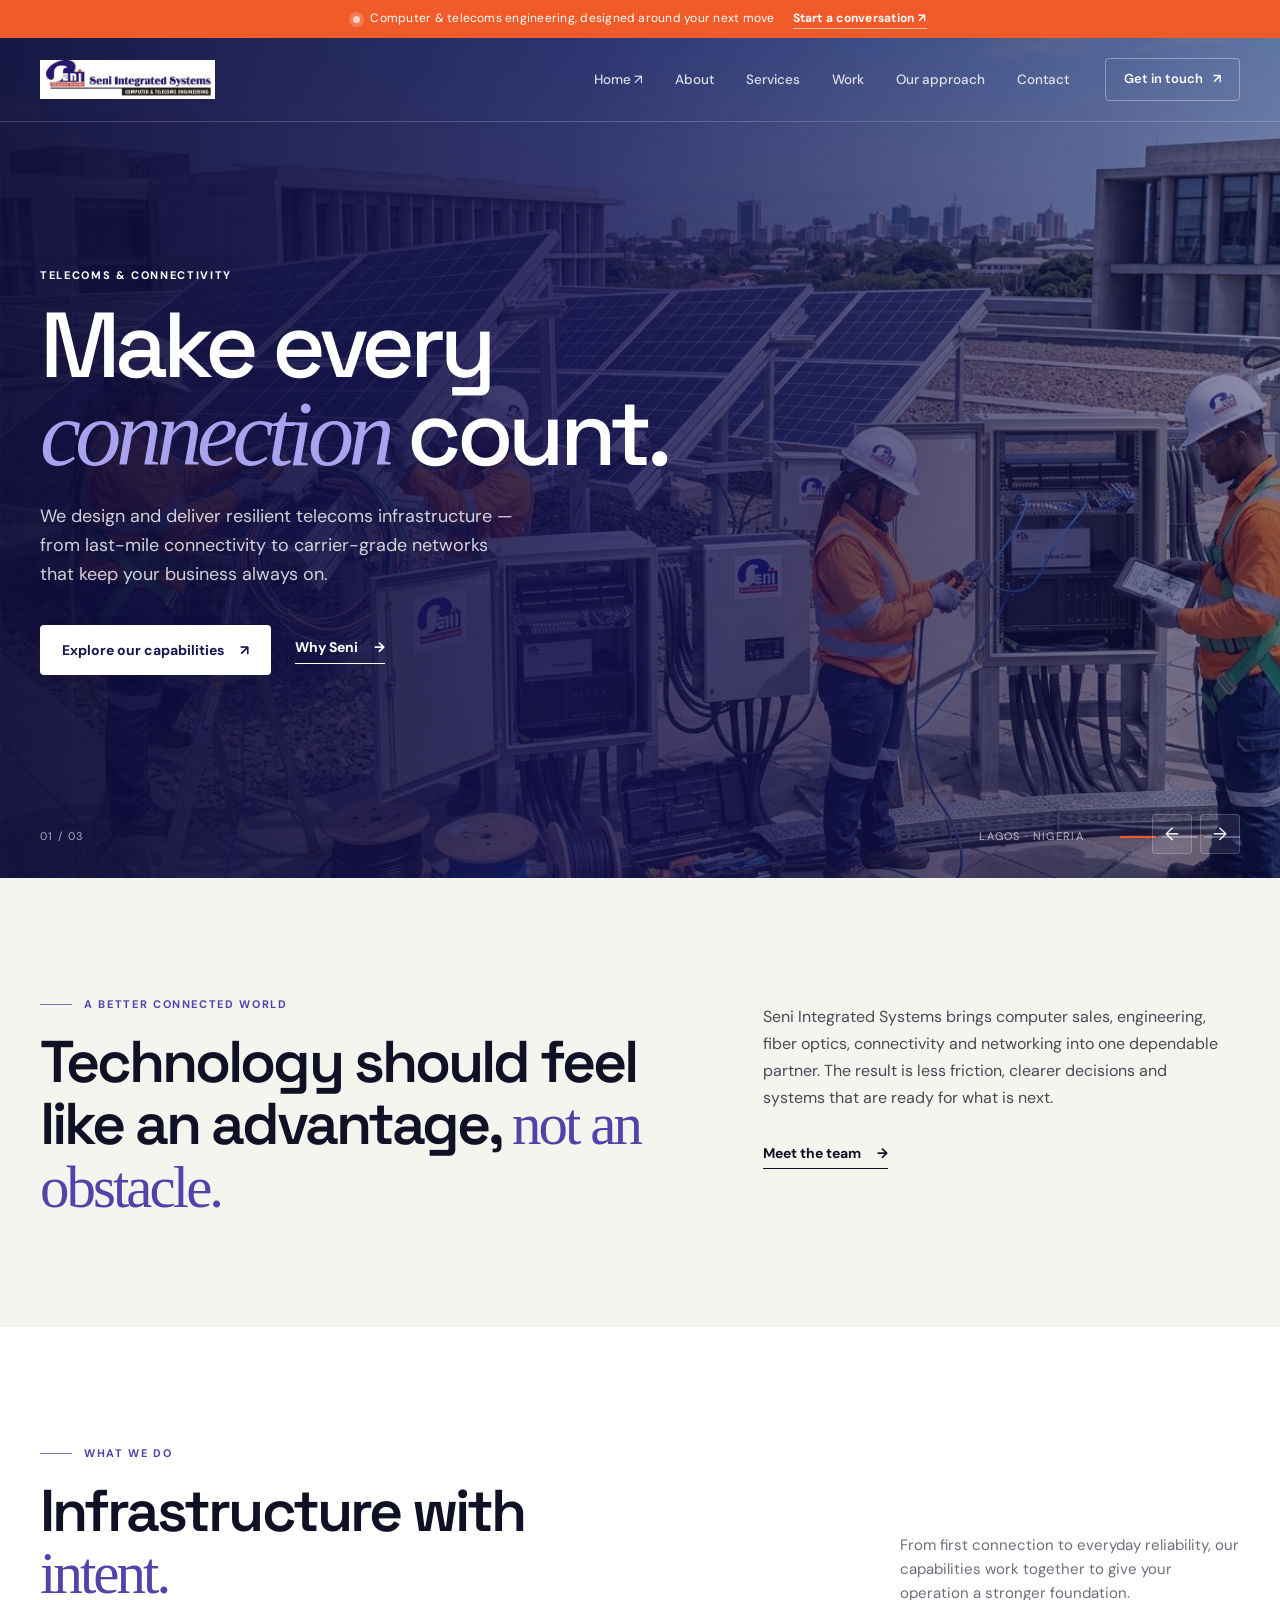
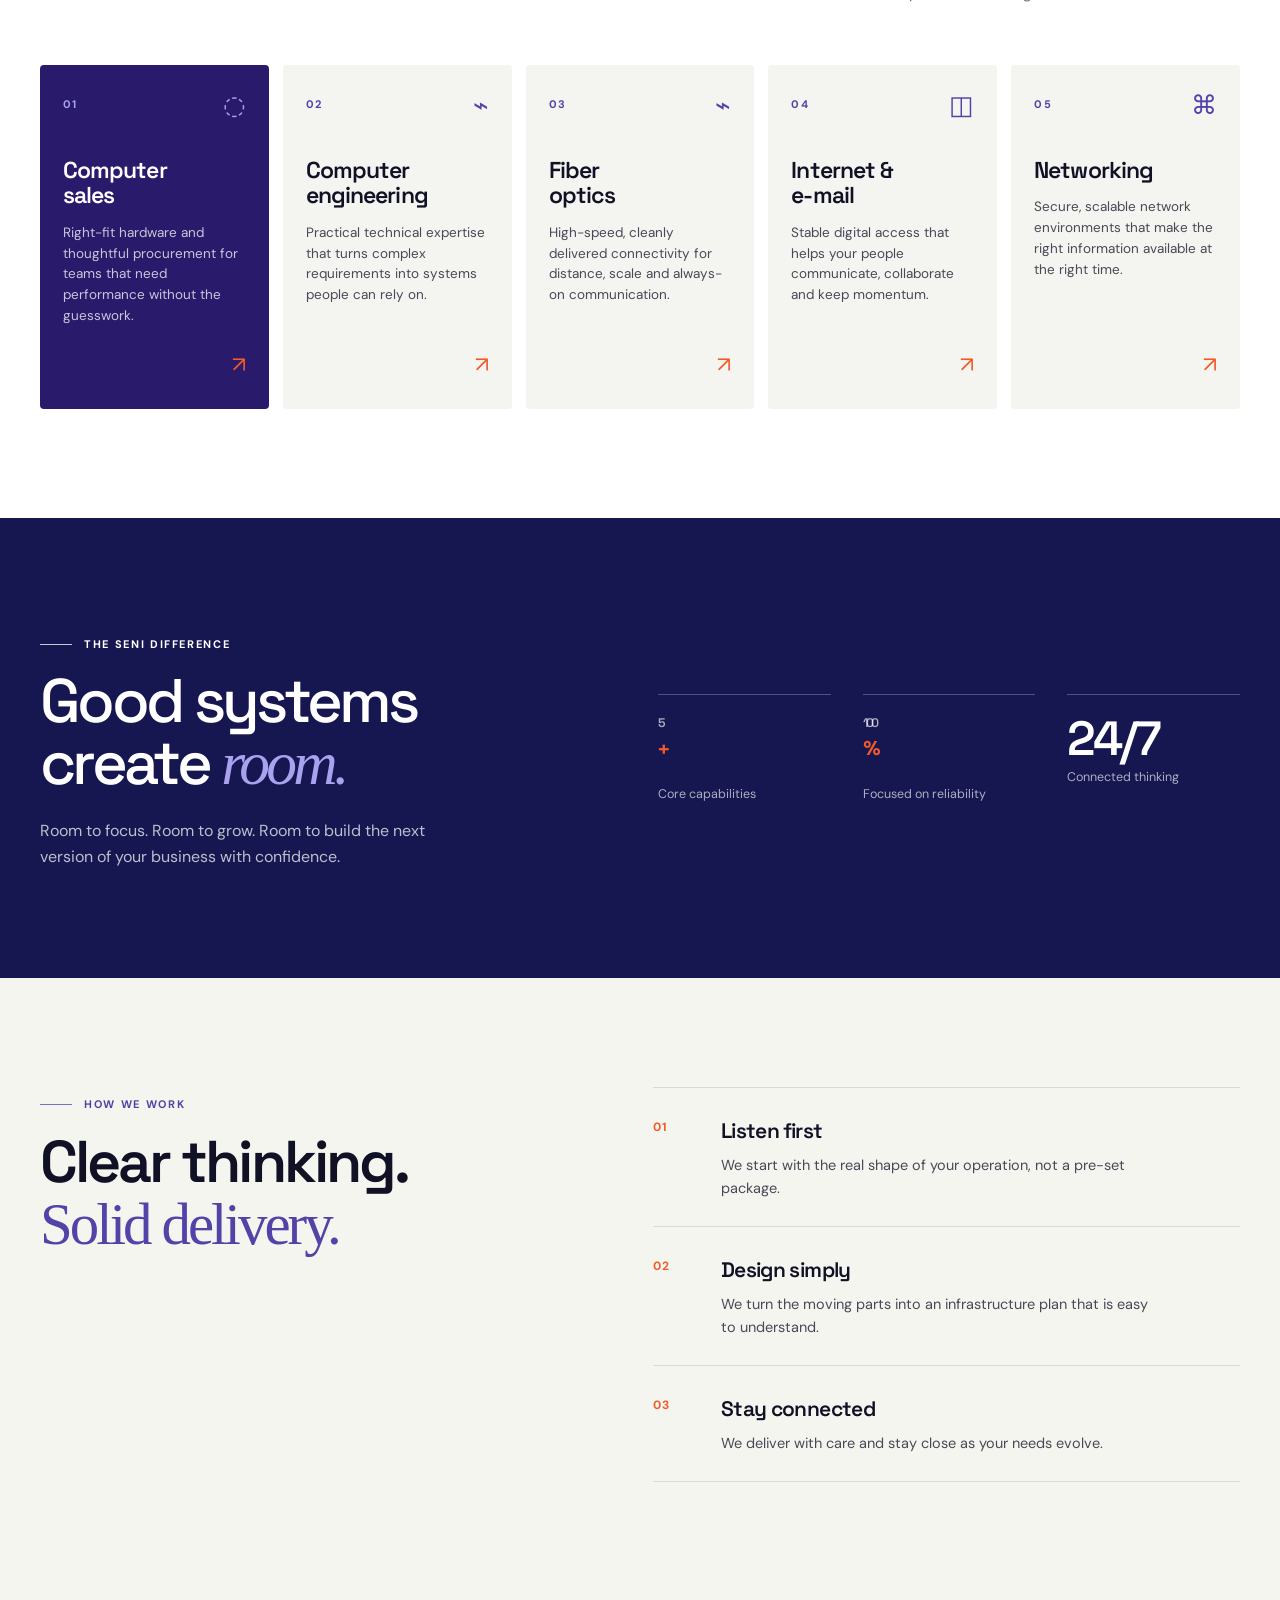
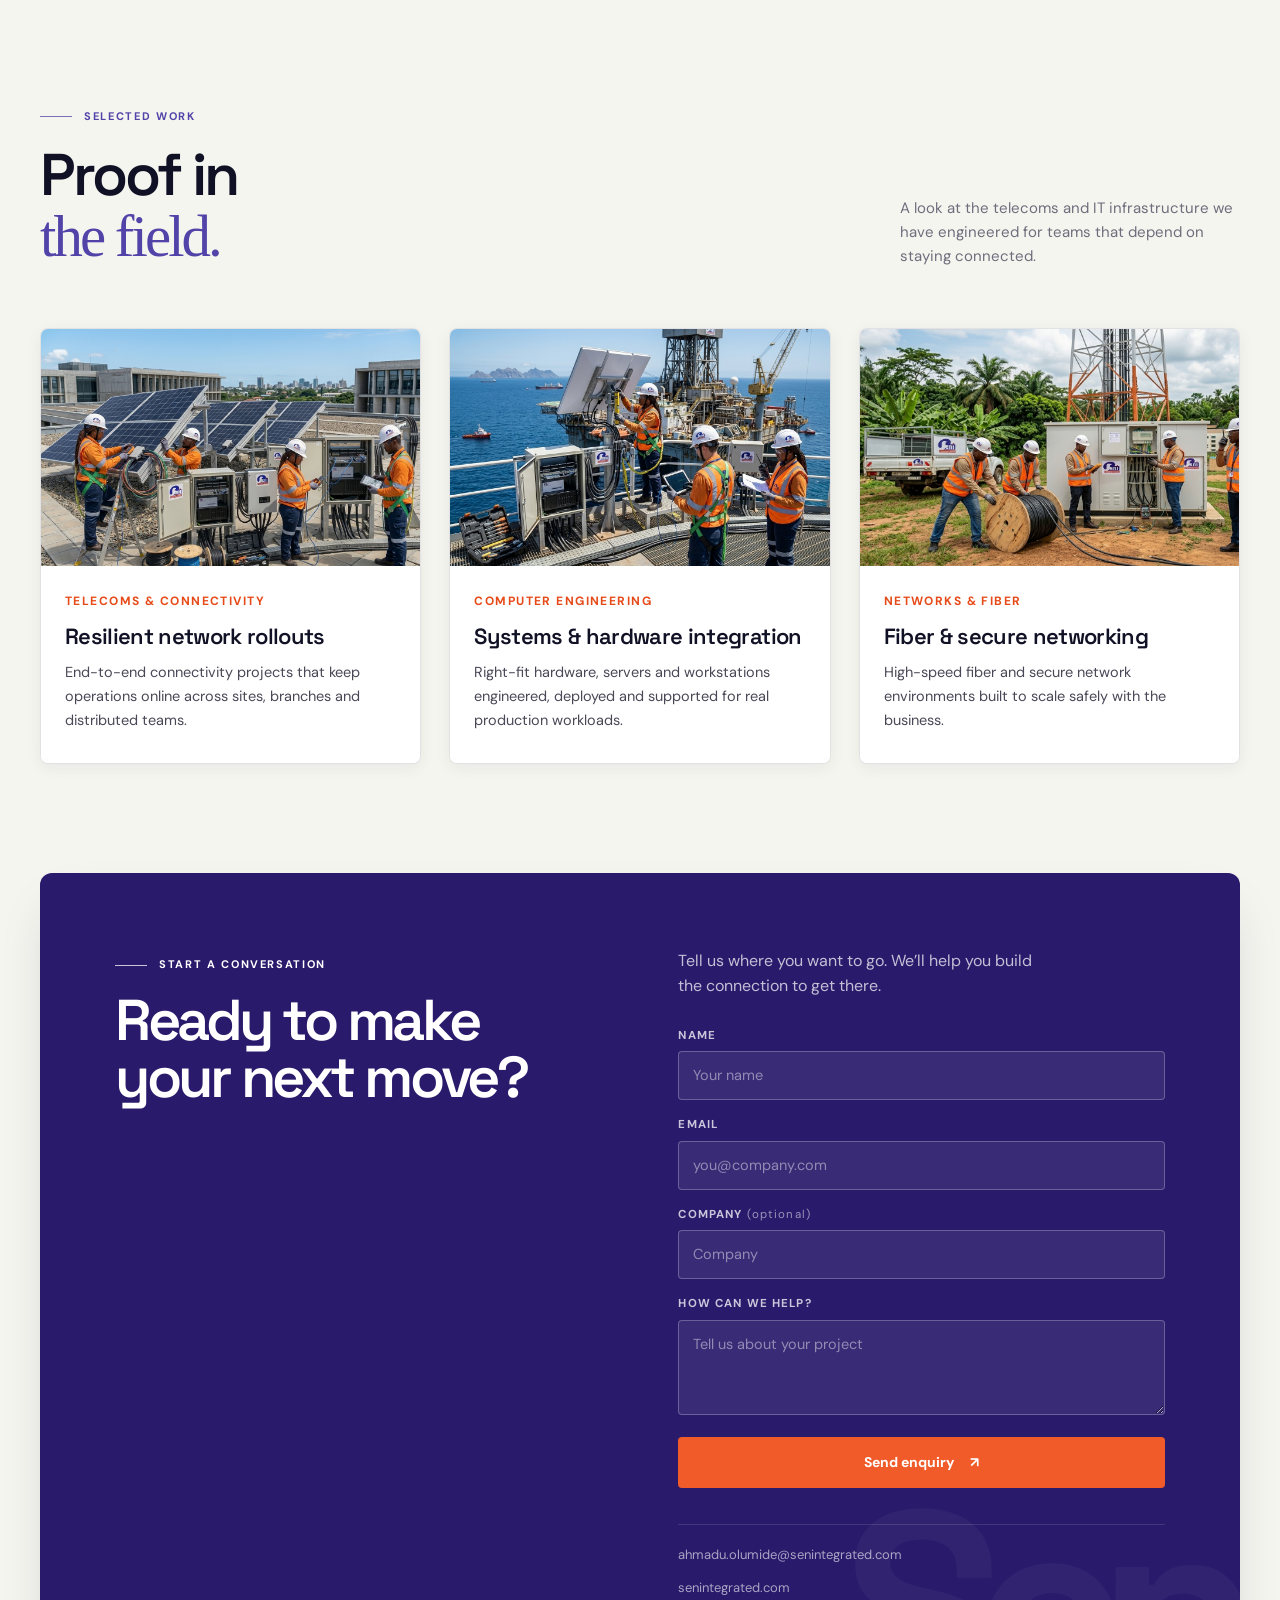
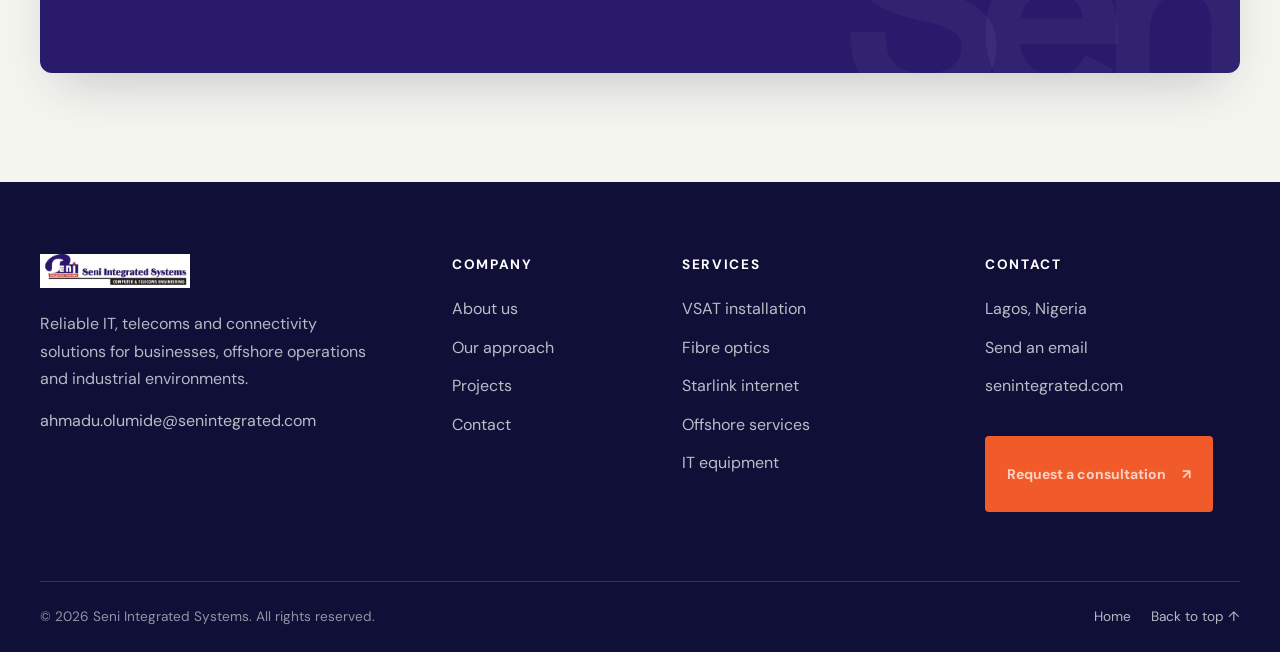
<file: index.html>
<!doctype html>
<html lang="en">
<head>
  <meta charset="UTF-8" />
  <meta name="viewport" content="width=device-width, initial-scale=1.0" />
  <meta name="description" content="Seni Integrated Systems — computer and telecoms engineering for connected, secure, high-performance operations." />
  <meta name="author" content="Seni Integrated Systems" />
  <meta name="theme-color" content="#161650" />
  
  <meta property="og:type" content="website" />
  <meta property="og:title" content="Seni Integrated Systems | Built for connection" />
  <meta property="og:description" content="Computer and telecoms engineering for connected, secure, high-performance operations." />
  <meta property="og:image" content="assets/image001.jpg" />
  
  <meta name="twitter:card" content="summary_large_image" />
  <meta name="twitter:title" content="Seni Integrated Systems" />
  <meta name="twitter:description" content="Computer and telecoms engineering for connected, secure, high-performance operations." />
  
  <link rel="icon" href="assets/logo.png" />
  <title>Seni Integrated Systems | Built for connection</title>
  
  <link rel="preconnect" href="https://fonts.googleapis.com">
  <link rel="preconnect" href="https://fonts.gstatic.com" crossorigin>
  <link href="https://fonts.googleapis.com/css2?family=DM+Sans:wght@400;500;600;700&family=Space+Grotesk:wght@400;500;600;700&display=swap" rel="stylesheet">
  <link rel="stylesheet" href="styles.css?v=2.2" />
</head>
<body>
  <div class="announcement">
    <span class="pulse"></span>
    <span>Computer &amp; telecoms engineering, designed around your next move</span>
    <a href="#contact">Start a conversation <span>↗</span></a>
  </div>

  <header class="site-header" id="top">
    <a class="brand" href="#top" aria-label="Seni Integrated Systems home">
      <img src="assets/logo.png" alt="Seni Integrated Systems logo" />
    </a>
    <nav class="desktop-nav" aria-label="Main navigation">
    <a href="index.html">Home <span>↗</span></a>
    <a href="about.html">About</a>
      <a href="services.html">Services</a>
      <a href="#work">Work</a>
      <a href="#approach">Our approach</a>
      <a href="contact.html">Contact</a>
    </nav>
    <a class="header-cta" href="#contact">Get in touch <span>↗</span></a>
    <button class="menu-toggle" aria-label="Toggle navigation menu" aria-expanded="false">
      <span></span>
      <span></span>
    </button>
  </header>

  <nav class="mobile-menu" aria-label="Mobile navigation">
    <a href="index.html">Home <span>↗</span></a>
    <a href="about.html">About</a>
    <a href="services.html">Services <span>↗</span></a>
    <a href="#work">Work <span>↗</span></a>
    <a href="#approach">Our approach <span>↗</span></a>
    <a href="contact.html">Contact <span>↗</span></a>
  </nav>

  <main>
    <!-- Hero Section -->
    <section class="hero" aria-label="Seni Integrated Systems introduction">
      <div class="hero-bg"></div>
      <div class="hero-grid"></div>
      
      <div class="hero-content container">
        <p class="eyebrow light" id="heroEyebrow">
          <span class="eyebrow-line"></span> Telecoms &amp; connectivity
        </p>
        <h1>Make every<br><em>connection</em> count.</h1>
        <p class="hero-copy">
          We engineer the infrastructure behind confident businesses — from resilient networks to the hardware and support that keep teams moving.
        </p>
        <div class="hero-actions">
          <a class="button button-primary" href="#services">Explore our capabilities <span>↗</span></a>
          <a class="text-link light-link" href="#about">Why Seni <span>→</span></a>
        </div>
      </div>

      <div class="hero-meta container">
        <span>01 / 03</span>
        <span class="hero-location">Lagos · Nigeria</span>
        <div class="hero-lines">
          <i class="active"></i>
          <i></i>
          <i></i>
        </div>
      </div>

      <button class="slider-arrow prev" aria-label="Previous slide">←</button>
      <button class="slider-arrow next" aria-label="Next slide">→</button>
    </section>

    <!-- Intro Section -->
    <section class="intro container section-pad" id="about">
      <div class="intro-statement">
        <p class="eyebrow">
          <span class="eyebrow-line"></span> A better connected world
        </p>
        <h2>Technology should feel like an advantage, <span>not an obstacle.</span></h2>
      </div>
      <div class="intro-detail">
        <p>
          Seni Integrated Systems brings computer sales, engineering, fiber optics, connectivity and networking into one dependable partner. The result is less friction, clearer decisions and systems that are ready for what is next.
        </p>
        <a class="text-link" href="about.html">Meet the team <span>→</span></a>
      </div>
    </section>

    <!-- Capabilities / Services Section -->
    <section class="services section-pad" id="services">
      <div class="container">
        <div class="section-heading">
          <div>
            <p class="eyebrow">
              <span class="eyebrow-line"></span> What we do
            </p>
            <h2>Infrastructure with<br><span>intent.</span></h2>
          </div>
          <p class="section-intro">
            From first connection to everyday reliability, our capabilities work together to give your operation a stronger foundation.
          </p>
        </div>

        <div class="service-grid">
          <article class="service-card featured">
            <div class="card-top">
              <span class="service-number">01</span>
              <span class="service-icon">◌</span>
            </div>
            <h3>Computer<br>sales</h3>
            <p>Right-fit hardware and thoughtful procurement for teams that need performance without the guesswork.</p>
            <a href="services.html#hardware" aria-label="Explore computer sales">↗</a>
          </article>

          <article class="service-card">
            <div class="card-top">
              <span class="service-number">02</span>
              <span class="service-icon">⌁</span>
            </div>
            <h3>Computer<br>engineering</h3>
            <p>Practical technical expertise that turns complex requirements into systems people can rely on.</p>
            <a href="services.html#engineering" aria-label="Explore computer engineering">↗</a>
          </article>

          <article class="service-card">
            <div class="card-top">
              <span class="service-number">03</span>
              <span class="service-icon">⌁</span>
            </div>
            <h3>Fiber<br>optics</h3>
            <p>High-speed, cleanly delivered connectivity for distance, scale and always-on communication.</p>
            <a href="services.html#fibre" aria-label="Explore fibre optics">↗</a>
          </article>

          <article class="service-card">
            <div class="card-top">
              <span class="service-number">04</span>
              <span class="service-icon">◫</span>
            </div>
            <h3>Internet &amp;<br>e-mail</h3>
            <p>Stable digital access that helps your people communicate, collaborate and keep momentum.</p>
            <a href="services.html#connectivity" aria-label="Explore internet and email">↗</a>
          </article>

          <article class="service-card">
            <div class="card-top">
              <span class="service-number">05</span>
              <span class="service-icon">⌘</span>
            </div>
            <h3>Networking</h3>
            <p>Secure, scalable network environments that make the right information available at the right time.</p>
            <a href="services.html#networking" aria-label="Explore networking">↗</a>
          </article>
        </div>
      </div>
    </section>

    <!-- Proof / Stats Section -->
    <section class="proof section-pad">
      <div class="container proof-inner">
        <div class="proof-copy">
          <p class="eyebrow light">
            <span class="eyebrow-line"></span> The Seni difference
          </p>
          <h2>Good systems<br>create <em>room.</em></h2>
          <p>Room to focus. Room to grow. Room to build the next version of your business with confidence.</p>
        </div>
        <div class="stat-grid">
          <div class="stat">
            <strong><span class="counter" data-target="5">0</span><sup>+</sup></strong>
            <span>Core capabilities</span>
          </div>
          <div class="stat">
            <strong><span class="counter" data-target="100">0</span><sup>%</sup></strong>
            <span>Focused on reliability</span>
          </div>
          <div class="stat">
            <strong>24/7</strong>
            <span>Connected thinking</span>
          </div>
        </div>
      </div>
    </section>

    <!-- Approach Section -->
    <section class="approach section-pad" id="approach">
      <div class="container approach-layout">
        <div class="approach-title">
          <p class="eyebrow">
            <span class="eyebrow-line"></span> How we work
          </p>
          <h2>Clear thinking.<br><span>Solid delivery.</span></h2>
        </div>
        <div class="steps">
          <div class="step">
            <span>01</span>
            <div>
              <h3>Listen first</h3>
              <p>We start with the real shape of your operation, not a pre-set package.</p>
            </div>
          </div>
          <div class="step">
            <span>02</span>
            <div>
              <h3>Design simply</h3>
              <p>We turn the moving parts into an infrastructure plan that is easy to understand.</p>
            </div>
          </div>
          <div class="step">
            <span>03</span>
            <div>
              <h3>Stay connected</h3>
              <p>We deliver with care and stay close as your needs evolve.</p>
            </div>
          </div>
        </div>
      </div>
    </section>

    <!-- Selected Work / Proof in the field Section -->
    <section class="work section-pad" id="work">
      <div class="container">
        <div class="section-heading">
          <div>
            <p class="eyebrow">
              <span class="eyebrow-line"></span> Selected work
            </p>
            <h2>Proof in<br><span>the field.</span></h2>
          </div>
          <p class="section-intro">
            A look at the telecoms and IT infrastructure we have engineered for teams that depend on staying connected.
          </p>
        </div>
        
        <div class="work-grid">
          <article class="work-card">
            <div class="work-image-wrap">
              <img src="assets/image001.jpg" alt="Telecoms and connectivity infrastructure delivered by Seni Integrated Systems" loading="lazy" />
            </div>
            <div class="work-body">
              <span class="work-tag">Telecoms &amp; connectivity</span>
              <h3>Resilient network rollouts</h3>
              <p>End-to-end connectivity projects that keep operations online across sites, branches and distributed teams.</p>
            </div>
          </article>

          <article class="work-card">
            <div class="work-image-wrap">
              <img src="assets/image002.jpg" alt="Computer engineering and systems integration by Seni Integrated Systems" loading="lazy" />
            </div>
            <div class="work-body">
              <span class="work-tag">Computer engineering</span>
              <h3>Systems &amp; hardware integration</h3>
              <p>Right-fit hardware, servers and workstations engineered, deployed and supported for real production workloads.</p>
            </div>
          </article>

          <article class="work-card">
            <div class="work-image-wrap">
              <img src="assets/image003.jpg" alt="Fiber optics and secure networking infrastructure by Seni Integrated Systems" loading="lazy" />
            </div>
            <div class="work-body">
              <span class="work-tag">Networks &amp; fiber</span>
              <h3>Fiber &amp; secure networking</h3>
              <p>High-speed fiber and secure network environments built to scale safely with the business.</p>
            </div>
          </article>
        </div>
      </div>
    </section>

    <!-- Contact Section -->
    <section class="contact section-pad" id="contact">
      <div class="container contact-card">
        <div>
          <p class="eyebrow light">
            <span class="eyebrow-line"></span> Start a conversation
          </p>
          <h2>Ready to make<br>your next move?</h2>
        </div>
        
        <div class="contact-side">
          <p>Tell us where you want to go. We’ll help you build the connection to get there.</p>
          <form class="contact-form" id="contactForm" novalidate>
            <div class="field">
              <label for="cf-name">Name</label>
              <input id="cf-name" name="name" type="text" placeholder="Your name" required />
            </div>
            <div class="field">
              <label for="cf-email">Email</label>
              <input id="cf-email" name="email" type="email" placeholder="you@company.com" required />
            </div>
            <div class="field">
              <label for="cf-company">Company <span>(optional)</span></label>
              <input id="cf-company" name="company" type="text" placeholder="Company" />
            </div>
            <div class="field">
              <label for="cf-message">How can we help?</label>
              <textarea id="cf-message" name="message" rows="3" placeholder="Tell us about your project" required></textarea>
            </div>
            <button class="button button-accent" type="submit">Send enquiry <span>↗</span></button>
          </form>
          
          <div class="contact-details">
            <span>ahmadu.olumide@senintegrated.com</span>
            <span>senintegrated.com</span>
          </div>
        </div>
      </div>
    </section>
  </main>

  <!-- Footer -->
  <footer class="footer">
    <div class="container footer-grid">
      <div class="footer-brand">
        <img src="assets/logo.png" alt="Seni Integrated Systems logo" />
        <p>Reliable IT, telecoms and connectivity solutions for businesses, offshore operations and industrial environments.</p>
        <a href="mailto:ahmadu.olumide@senintegrated.com">ahmadu.olumide@senintegrated.com</a>
      </div>
      <div class="footer-column">
        <h3>Company</h3>
        <a href="about.html">About us</a>
        <a href="#approach">Our approach</a>
        <a href="#work">Projects</a>
        <a href="contact.html">Contact</a>
      </div>
      <div class="footer-column">
        <h3>Services</h3>
        <a href="services.html#vsat">VSAT installation</a>
        <a href="services.html#fibre">Fibre optics</a>
        <a href="services.html#starlink">Starlink internet</a>
        <a href="services.html#offshore">Offshore services</a>
        <a href="services.html#hardware">IT equipment</a>
      </div>
      <div class="footer-column">
        <h3>Contact</h3>
        <span>Lagos, Nigeria</span>
        <a href="mailto:ahmadu.olumide@senintegrated.com">Send an email</a>
        <a href="https://senintegrated.com" target="_blank" rel="noopener">senintegrated.com</a>
        <a class="button button-accent footer-button" href="contact.html">Request a consultation <span>↗</span></a>
      </div>
    </div>
    <div class="container footer-bottom">
      <span>© <span id="year"></span> Seni Integrated Systems. All rights reserved.</span>
      <div><a href="index.html">Home</a><a href="#top">Back to top ↑</a></div>
    </div>
  </footer>

  <div class="toast" role="status" aria-live="polite">Thanks — your message is on its way.</div>
  <script src="script.js"></script>
</body>
</html>
</file>
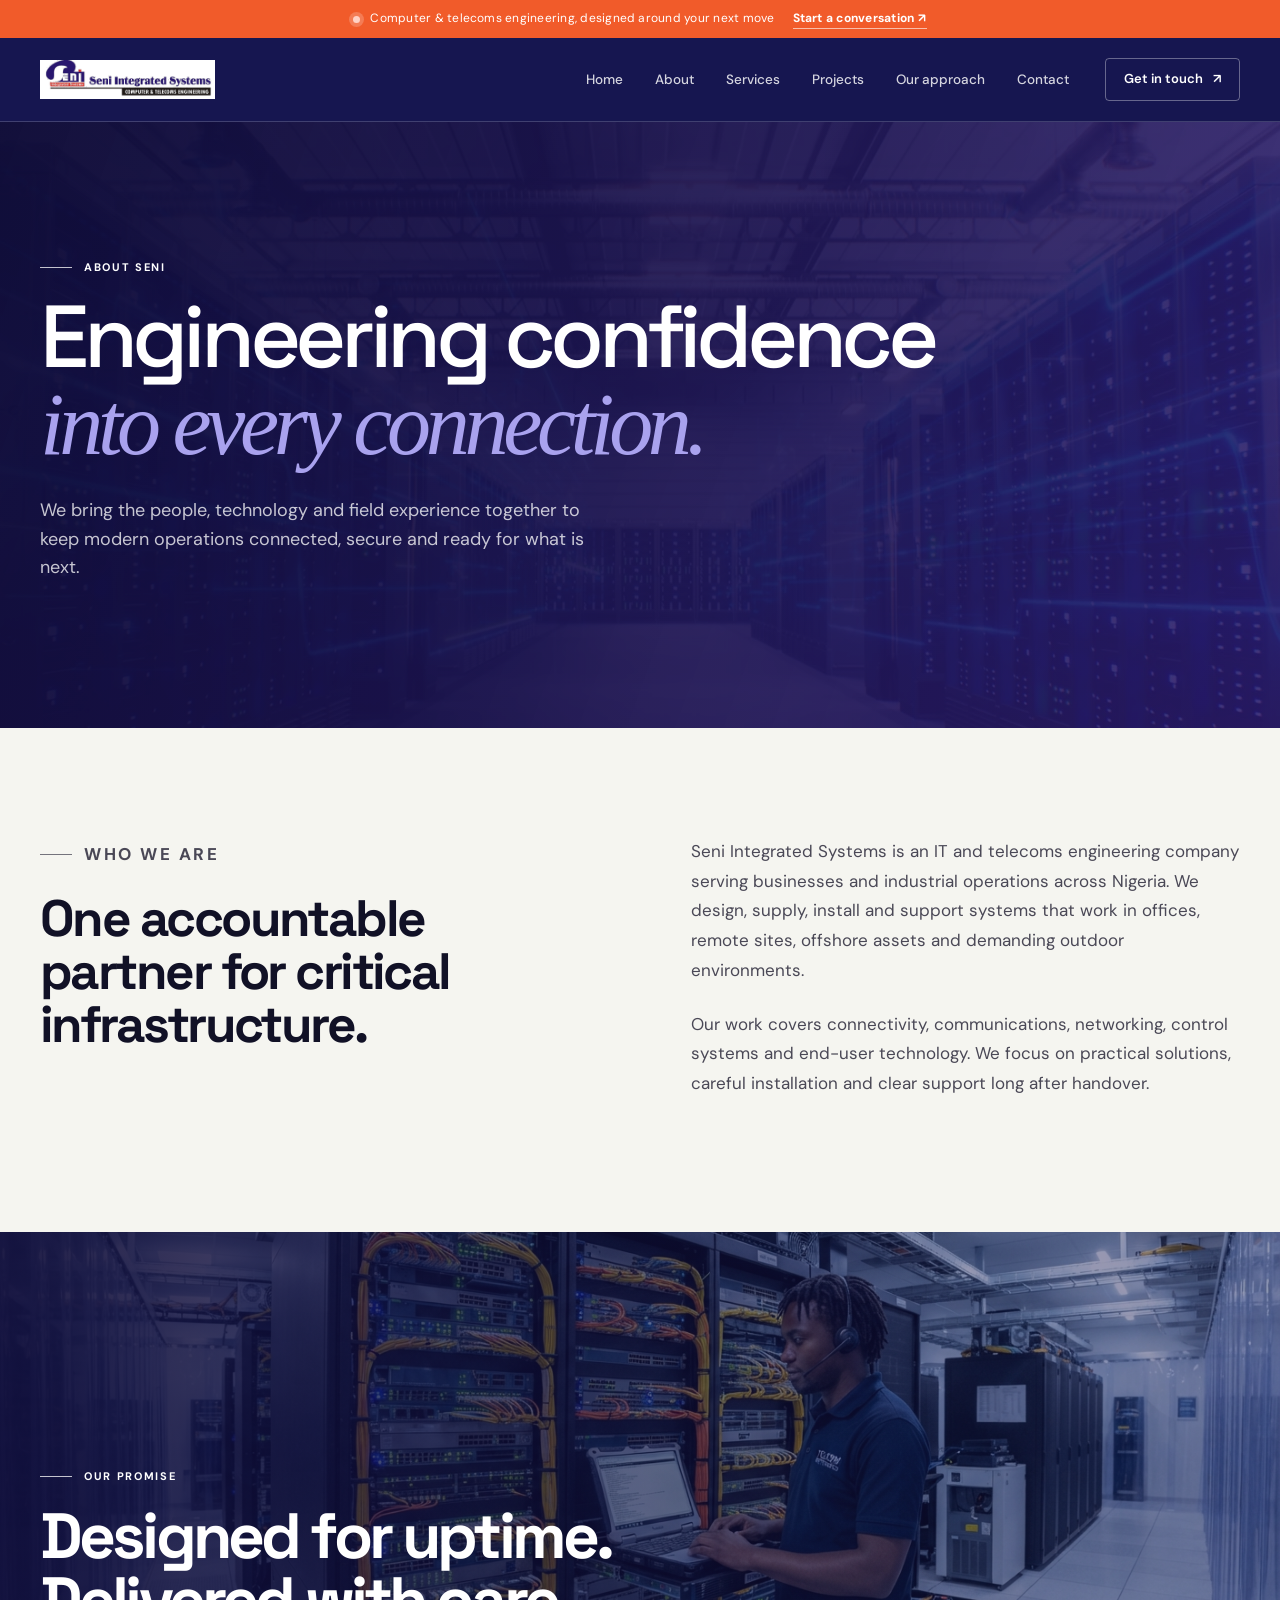
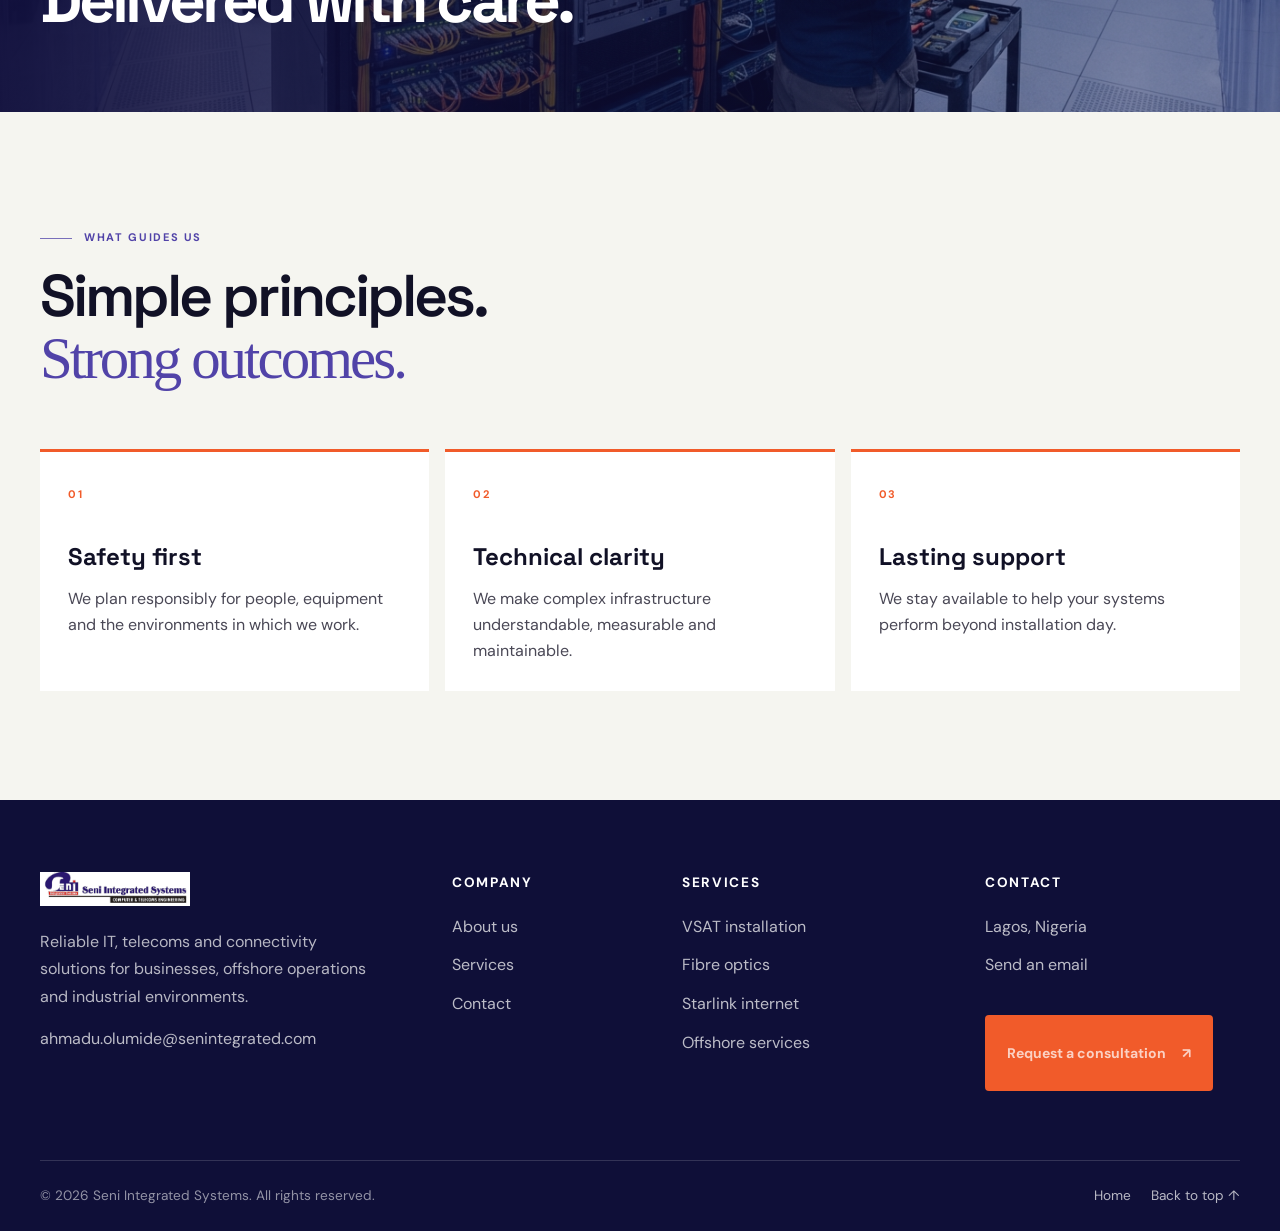
<file: about.html>
<!doctype html>
<html lang="en">
<head>
  <meta charset="UTF-8" />
  <meta name="viewport" content="width=device-width, initial-scale=1.0" />
  <meta name="description" content="Learn about Seni Integrated Systems, a trusted IT and telecoms engineering partner in Nigeria." />
  <title>About | Seni Integrated Systems</title>
  <link rel="icon" href="assets/logo.png" />
  <link rel="preconnect" href="https://fonts.googleapis.com" />
  <link rel="preconnect" href="https://fonts.gstatic.com" crossorigin />
  <link href="https://fonts.googleapis.com/css2?family=DM+Sans:wght@400;500;600;700&family=Space+Grotesk:wght@400;500;600;700&display=swap" rel="stylesheet" />
  <link rel="stylesheet" href="styles.css?v=2.3" />
</head>
<body class="inner-page">
  <div class="announcement"><span class="pulse"></span><span>Computer &amp; telecoms engineering, designed around your next move</span><a href="contact.html">Start a conversation <span>↗</span></a></div>
  <header class="site-header inner-header" id="top">
    <a class="brand" href="index.html" aria-label="Seni Integrated Systems home"><img src="assets/logo.png" alt="Seni Integrated Systems logo" /></a>
    <nav class="desktop-nav" aria-label="Main navigation"><a href="index.html">Home</a><a href="about.html" aria-current="page">About</a><a href="services.html">Services</a><a href="index.html#work">Projects</a><a href="index.html#approach">Our approach</a><a href="contact.html">Contact</a></nav>
    <a class="header-cta" href="contact.html">Get in touch <span>↗</span></a><button class="menu-toggle" aria-label="Toggle navigation menu" aria-expanded="false"><span></span><span></span></button>
  </header>
  <nav class="mobile-menu" aria-label="Mobile navigation"><a href="index.html">Home</a><a href="about.html">About</a><a href="services.html">Services</a><a href="index.html#work">Projects</a><a href="index.html#approach">Our approach</a><a href="contact.html">Contact</a></nav>
  <main>
    <section class="page-hero"><div class="container"><p class="eyebrow light"><span class="eyebrow-line"></span> About Seni</p><h1>Engineering confidence<br><em>into every connection.</em></h1><p>We bring the people, technology and field experience together to keep modern operations connected, secure and ready for what is next.</p></div></section>
    <section class="split-section section-pad"><div class="container split-layout"><div><p class="eyebrow"><span class="eyebrow-line"></span> Who we are</p><h2>One accountable partner for critical infrastructure.</h2></div><div><p>Seni Integrated Systems is an IT and telecoms engineering company serving businesses and industrial operations across Nigeria. We design, supply, install and support systems that work in offices, remote sites, offshore assets and demanding outdoor environments.</p><p>Our work covers connectivity, communications, networking, control systems and end-user technology. We focus on practical solutions, careful installation and clear support long after handover.</p></div></div></section>
    <section class="image-band"><img src="assets/massive-server-rack-installation-configuration.jpg" alt="Engineers configuring a server rack" loading="lazy" /><div><p class="eyebrow light"><span class="eyebrow-line"></span> Our promise</p><h2>Designed for uptime.<br>Delivered with care.</h2></div></section>
    <section class="section-pad values-section"><div class="container"><div class="section-heading"><div><p class="eyebrow"><span class="eyebrow-line"></span> What guides us</p><h2>Simple principles.<br><span>Strong outcomes.</span></h2></div></div><div class="value-grid"><article><span>01</span><h3>Safety first</h3><p>We plan responsibly for people, equipment and the environments in which we work.</p></article><article><span>02</span><h3>Technical clarity</h3><p>We make complex infrastructure understandable, measurable and maintainable.</p></article><article><span>03</span><h3>Lasting support</h3><p>We stay available to help your systems perform beyond installation day.</p></article></div></div></section>
  </main>
  <footer class="footer"><div class="container footer-grid"><div class="footer-brand"><img src="assets/logo.png" alt="Seni Integrated Systems logo" /><p>Reliable IT, telecoms and connectivity solutions for businesses, offshore operations and industrial environments.</p><a href="mailto:ahmadu.olumide@senintegrated.com">ahmadu.olumide@senintegrated.com</a></div><div class="footer-column"><h3>Company</h3><a href="about.html">About us</a><a href="services.html">Services</a><a href="contact.html">Contact</a></div><div class="footer-column"><h3>Services</h3><a href="services.html#vsat">VSAT installation</a><a href="services.html#fibre">Fibre optics</a><a href="services.html#starlink">Starlink internet</a><a href="services.html#offshore">Offshore services</a></div><div class="footer-column"><h3>Contact</h3><span>Lagos, Nigeria</span><a href="mailto:ahmadu.olumide@senintegrated.com">Send an email</a><a class="button button-accent footer-button" href="contact.html">Request a consultation <span>↗</span></a></div></div><div class="container footer-bottom"><span>© <span id="year"></span> Seni Integrated Systems. All rights reserved.</span><div><a href="index.html">Home</a><a href="#top">Back to top ↑</a></div></div></footer>
  <script src="script.js"></script>
</body>
</html>
</file>
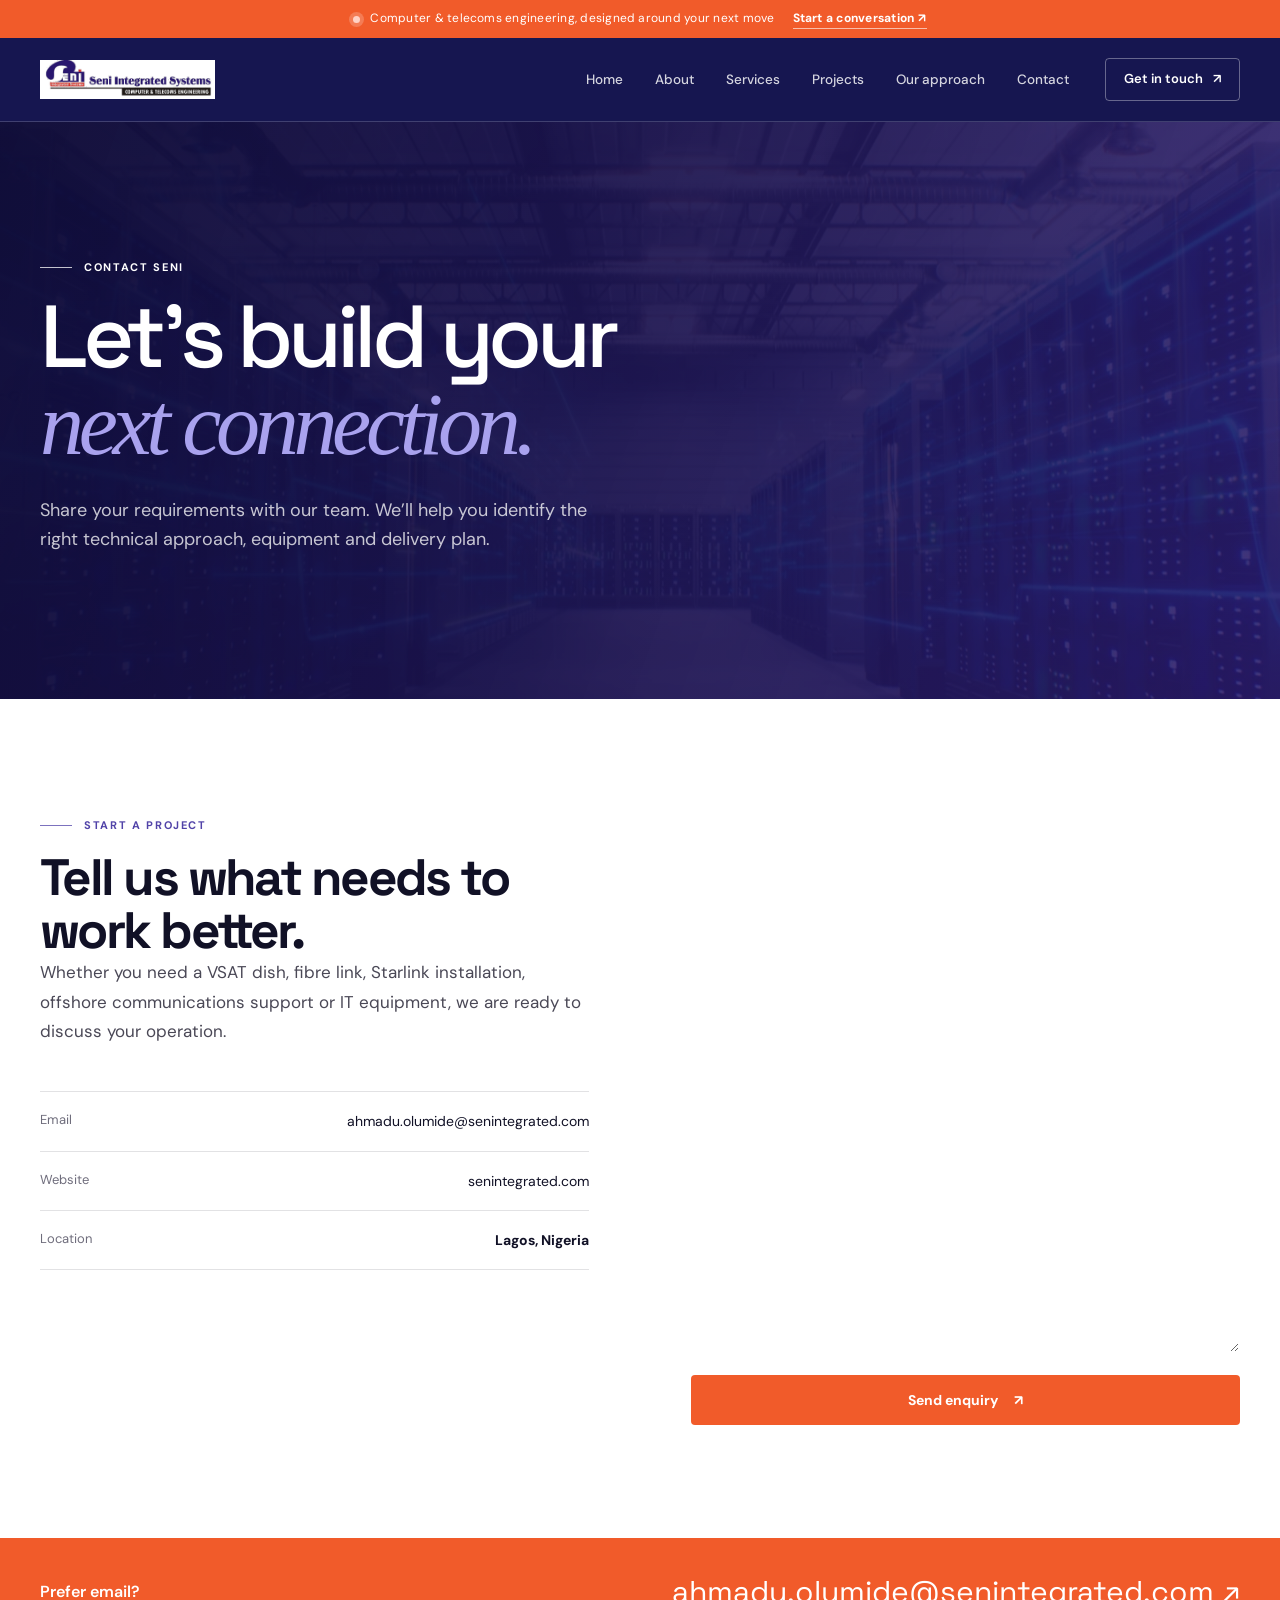
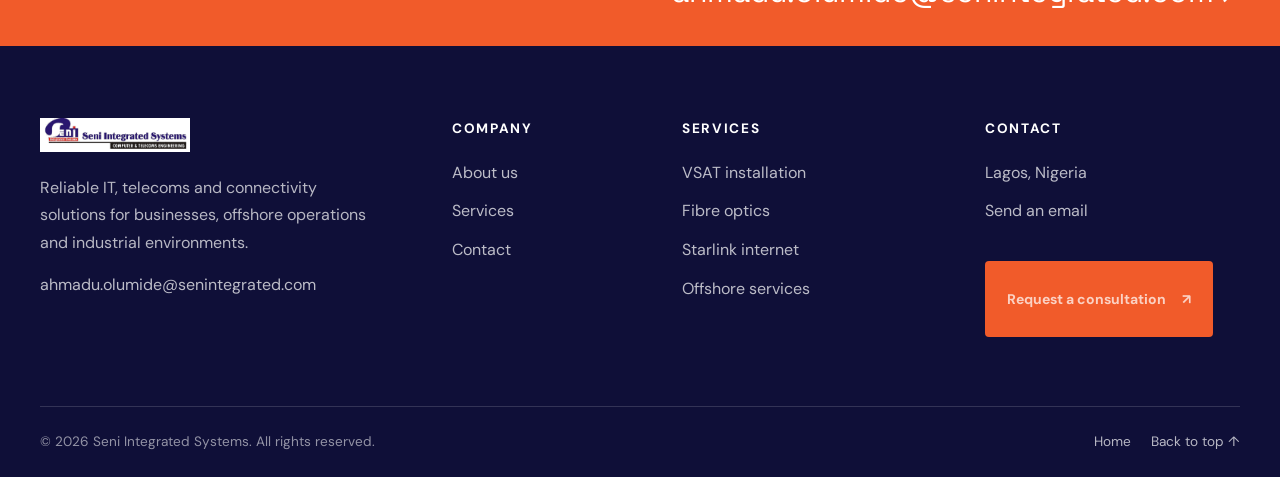
<file: contact.html>
<!doctype html>
<html lang="en">
<head>
  <meta charset="UTF-8" /><meta name="viewport" content="width=device-width, initial-scale=1.0" />
  <meta name="description" content="Contact Seni Integrated Systems for telecoms, IT, VSAT, fibre, Starlink and offshore installation services." />
  <title>Contact | Seni Integrated Systems</title><link rel="icon" href="assets/logo.png" />
  <link rel="preconnect" href="https://fonts.googleapis.com" /><link rel="preconnect" href="https://fonts.gstatic.com" crossorigin /><link href="https://fonts.googleapis.com/css2?family=DM+Sans:wght@400;500;600;700&family=Space+Grotesk:wght@400;500;600;700&display=swap" rel="stylesheet" /><link rel="stylesheet" href="styles.css?v=2.3" />
</head>
<body class="inner-page"><div class="announcement"><span class="pulse"></span><span>Computer &amp; telecoms engineering, designed around your next move</span><a href="contact.html">Start a conversation <span>↗</span></a></div><header class="site-header inner-header" id="top"><a class="brand" href="index.html"><img src="assets/logo.png" alt="Seni Integrated Systems logo" /></a><nav class="desktop-nav" aria-label="Main navigation"><a href="index.html">Home</a><a href="about.html">About</a><a href="services.html">Services</a><a href="index.html#work">Projects</a><a href="index.html#approach">Our approach</a><a href="contact.html" aria-current="page">Contact</a></nav><a class="header-cta" href="contact.html">Get in touch <span>↗</span></a><button class="menu-toggle" aria-label="Toggle navigation menu" aria-expanded="false"><span></span><span></span></button></header><nav class="mobile-menu" aria-label="Mobile navigation"><a href="index.html">Home</a><a href="about.html">About</a><a href="services.html">Services</a><a href="index.html#work">Projects</a><a href="index.html#approach">Our approach</a><a href="contact.html">Contact</a></nav>
  <main><section class="page-hero"><div class="container"><p class="eyebrow light"><span class="eyebrow-line"></span> Contact Seni</p><h1>Let’s build your<br><em>next connection.</em></h1><p>Share your requirements with our team. We’ll help you identify the right technical approach, equipment and delivery plan.</p></div></section><section class="contact-page section-pad"><div class="container contact-page-grid"><div class="contact-information"><p class="eyebrow"><span class="eyebrow-line"></span> Start a project</p><h2>Tell us what needs to work better.</h2><p>Whether you need a VSAT dish, fibre link, Starlink installation, offshore communications support or IT equipment, we are ready to discuss your operation.</p><div class="contact-list"><div><span>Email</span><a href="mailto:ahmadu.olumide@senintegrated.com">ahmadu.olumide@senintegrated.com</a></div><div><span>Website</span><a href="https://senintegrated.com" target="_blank" rel="noopener">senintegrated.com</a></div><div><span>Location</span><strong>Lagos, Nigeria</strong></div></div></div><form class="contact-form contact-page-form" action="mailto:ahmadu.olumide@senintegrated.com" method="post" enctype="text/plain"><div class="field"><label for="name">Name</label><input id="name" name="name" type="text" placeholder="Your name" required /></div><div class="field"><label for="email">Email</label><input id="email" name="email" type="email" placeholder="you@company.com" required /></div><div class="field"><label for="company">Company <span>(optional)</span></label><input id="company" name="company" type="text" placeholder="Company name" /></div><div class="field"><label for="service">Service required</label><select id="service" name="service"><option value="">Select a service</option><option>VSAT installation</option><option>Fibre optics</option><option>Starlink internet</option><option>Offshore / rig-shore services</option><option>Control switch or intercom system</option><option>PC equipment and accessories</option><option>Other</option></select></div><div class="field"><label for="message">Project details</label><textarea id="message" name="message" rows="6" placeholder="Tell us about your location, requirements and timeline" required></textarea></div><button class="button button-accent" type="submit">Send enquiry <span>↗</span></button></form></div></section><section class="contact-strip"><div class="container"><p>Prefer email?</p><a href="mailto:ahmadu.olumide@senintegrated.com">ahmadu.olumide@senintegrated.com <span>↗</span></a></div></section></main>
  <footer class="footer"><div class="container footer-grid"><div class="footer-brand"><img src="assets/logo.png" alt="Seni Integrated Systems logo" /><p>Reliable IT, telecoms and connectivity solutions for businesses, offshore operations and industrial environments.</p><a href="mailto:ahmadu.olumide@senintegrated.com">ahmadu.olumide@senintegrated.com</a></div><div class="footer-column"><h3>Company</h3><a href="about.html">About us</a><a href="services.html">Services</a><a href="contact.html">Contact</a></div><div class="footer-column"><h3>Services</h3><a href="services.html#vsat">VSAT installation</a><a href="services.html#fibre">Fibre optics</a><a href="services.html#starlink">Starlink internet</a><a href="services.html#offshore">Offshore services</a></div><div class="footer-column"><h3>Contact</h3><span>Lagos, Nigeria</span><a href="mailto:ahmadu.olumide@senintegrated.com">Send an email</a><a class="button button-accent footer-button" href="contact.html">Request a consultation <span>↗</span></a></div></div><div class="container footer-bottom"><span>© <span id="year"></span> Seni Integrated Systems. All rights reserved.</span><div><a href="index.html">Home</a><a href="#top">Back to top ↑</a></div></div></footer><script src="script.js"></script></body></html>
</file>
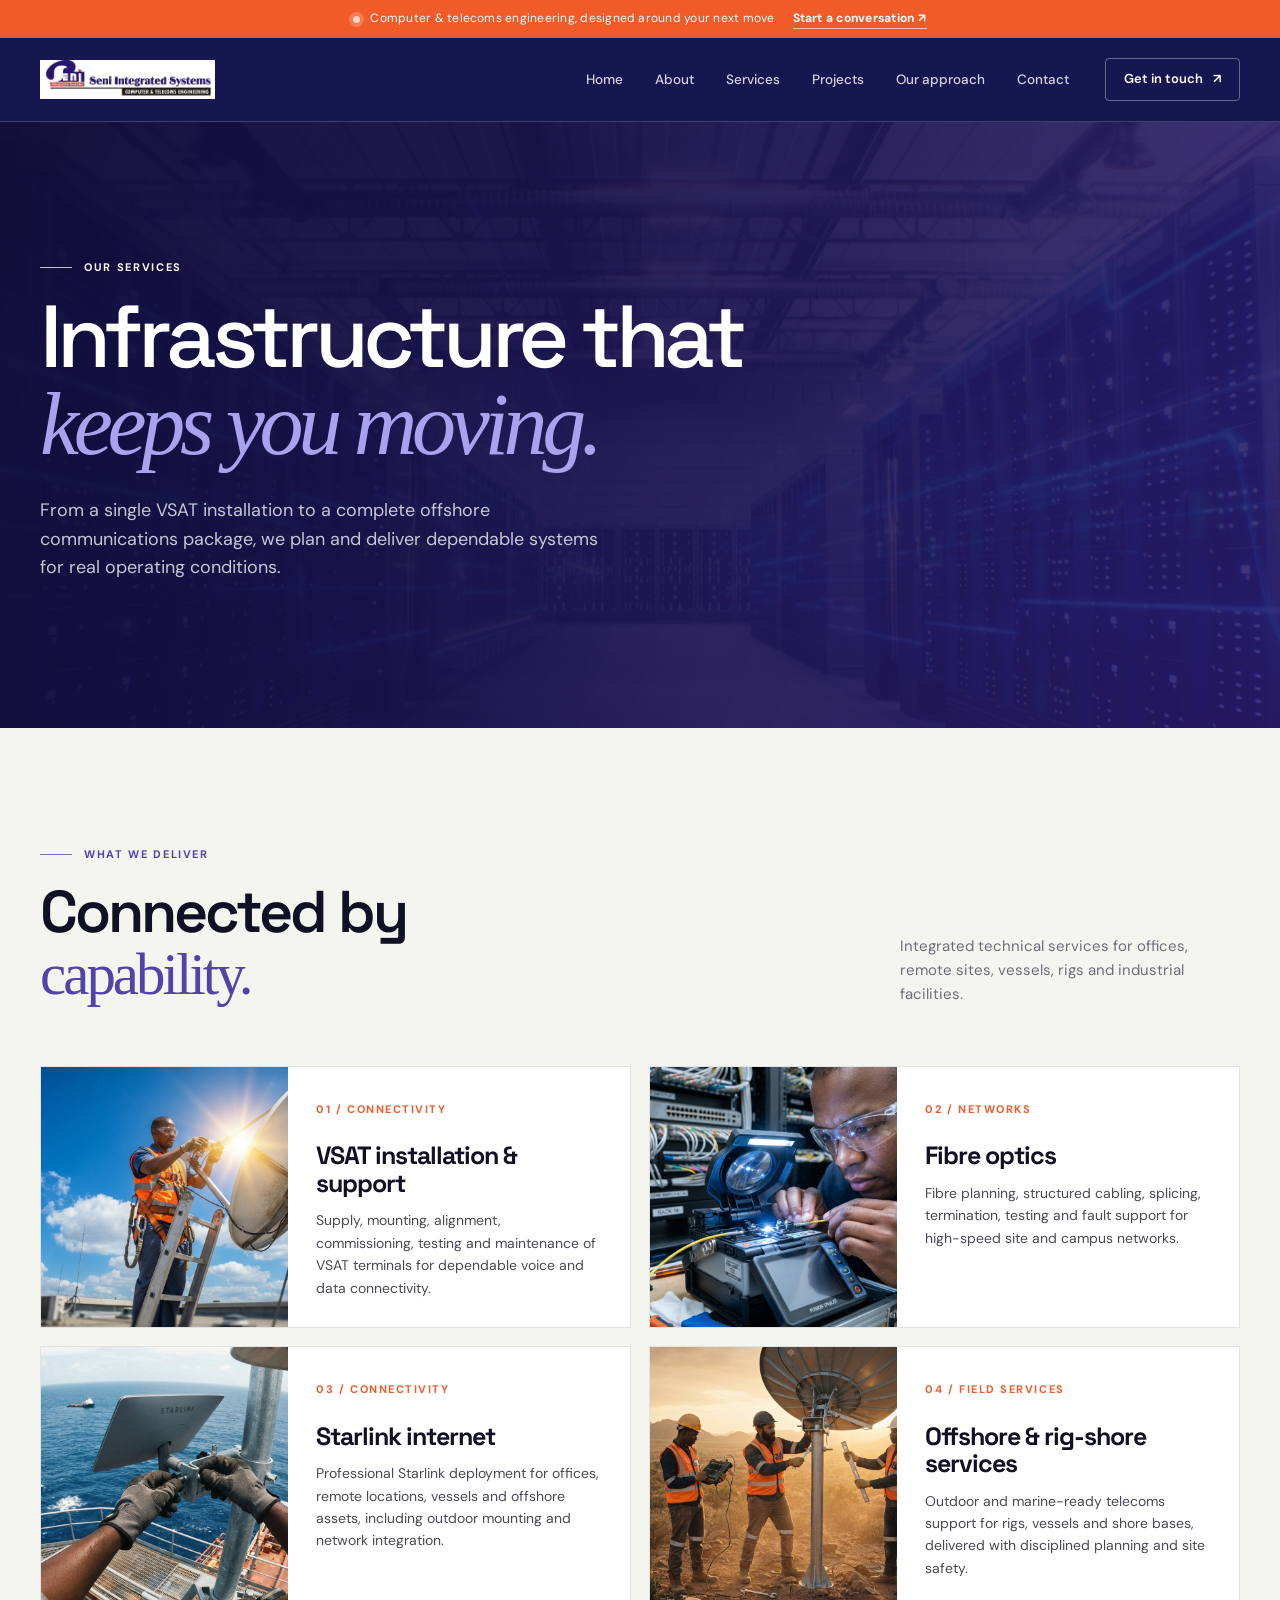
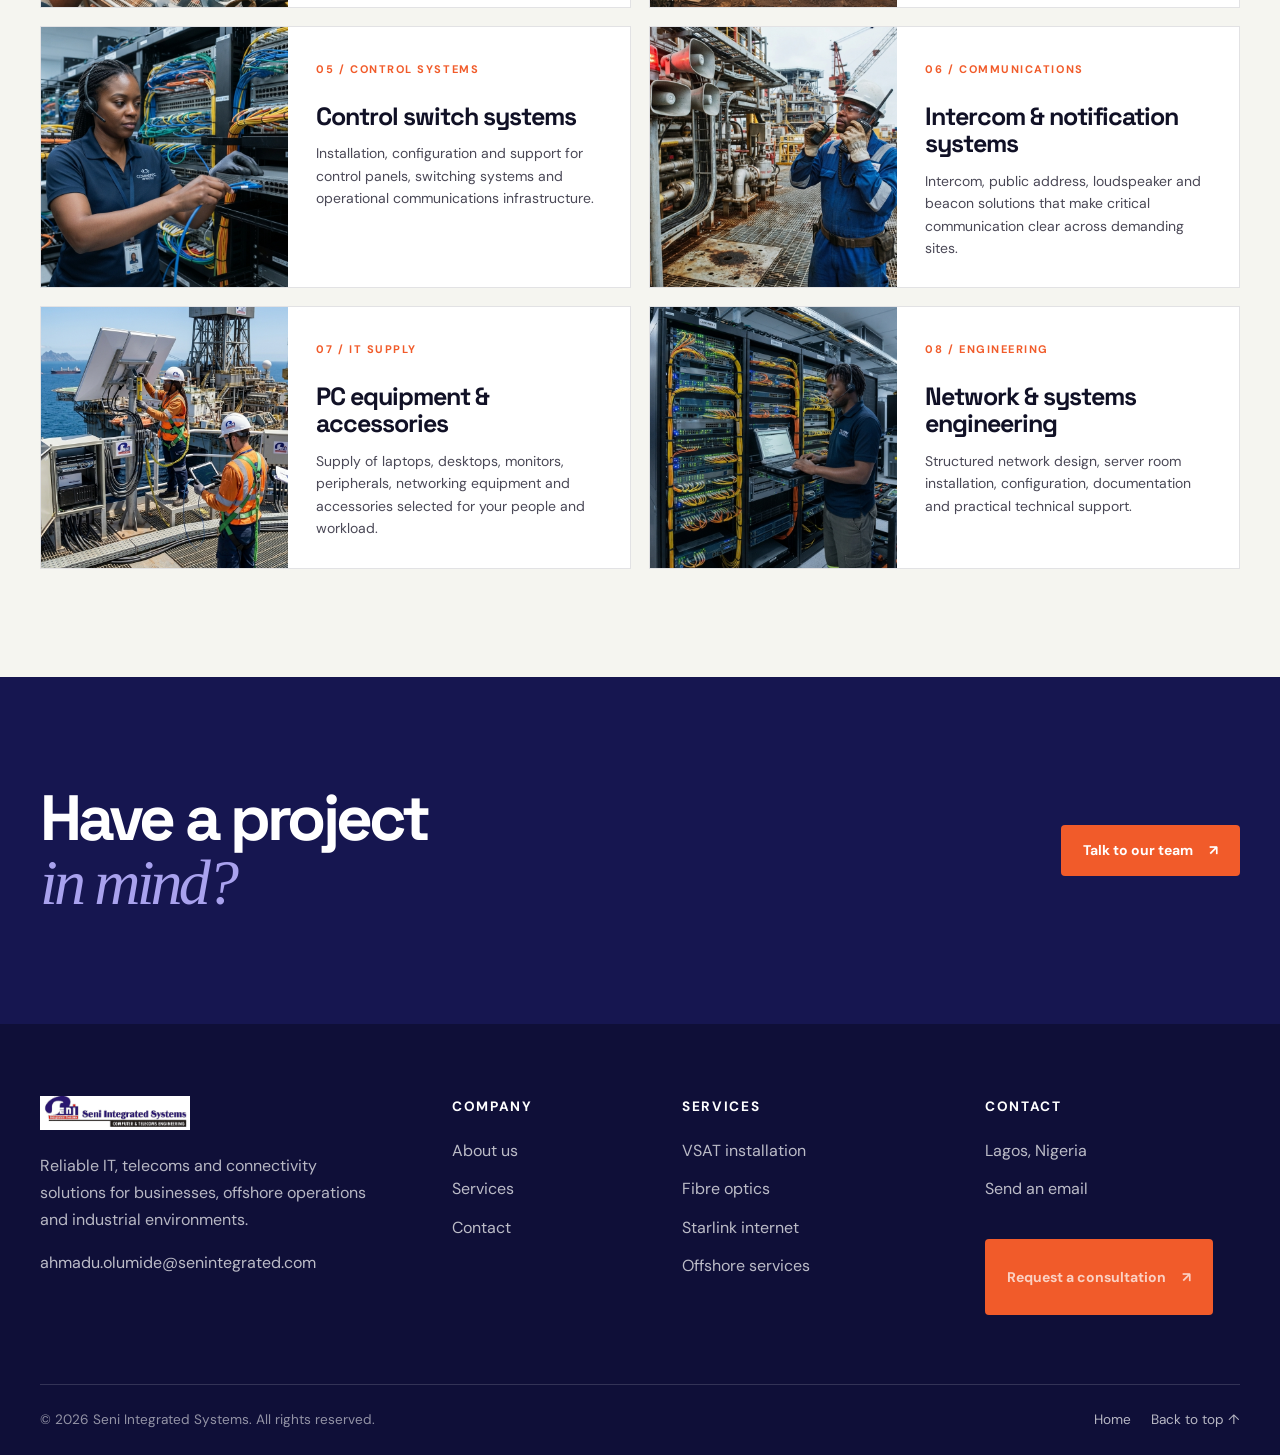
<file: services.html>
<!doctype html>
<html lang="en">
<head>
  <meta charset="UTF-8" /><meta name="viewport" content="width=device-width, initial-scale=1.0" />
  <meta name="description" content="Telecoms, VSAT, fibre optics, Starlink, offshore and IT equipment services from Seni Integrated Systems." />
  <title>Services | Seni Integrated Systems</title><link rel="icon" href="assets/logo.png" />
  <link rel="preconnect" href="https://fonts.googleapis.com" /><link rel="preconnect" href="https://fonts.gstatic.com" crossorigin /><link href="https://fonts.googleapis.com/css2?family=DM+Sans:wght@400;500;600;700&family=Space+Grotesk:wght@400;500;600;700&display=swap" rel="stylesheet" /><link rel="stylesheet" href="styles.css?v=2.3" />
</head>
<body class="inner-page"><div class="announcement"><span class="pulse"></span><span>Computer &amp; telecoms engineering, designed around your next move</span><a href="contact.html">Start a conversation <span>↗</span></a></div><header class="site-header inner-header" id="top"><a class="brand" href="index.html"><img src="assets/logo.png" alt="Seni Integrated Systems logo" /></a><nav class="desktop-nav" aria-label="Main navigation"><a href="index.html">Home</a><a href="about.html">About</a><a href="services.html" aria-current="page">Services</a><a href="index.html#work">Projects</a><a href="index.html#approach">Our approach</a><a href="contact.html">Contact</a></nav><a class="header-cta" href="contact.html">Get in touch <span>↗</span></a><button class="menu-toggle" aria-label="Toggle navigation menu" aria-expanded="false"><span></span><span></span></button></header><nav class="mobile-menu" aria-label="Mobile navigation"><a href="index.html">Home</a><a href="about.html">About</a><a href="services.html">Services</a><a href="index.html#work">Projects</a><a href="index.html#approach">Our approach</a><a href="contact.html">Contact</a></nav>
  <main><section class="page-hero"><div class="container"><p class="eyebrow light"><span class="eyebrow-line"></span> Our services</p><h1>Infrastructure that<br><em>keeps you moving.</em></h1><p>From a single VSAT installation to a complete offshore communications package, we plan and deliver dependable systems for real operating conditions.</p></div></section><section class="service-directory section-pad"><div class="container"><div class="section-heading"><div><p class="eyebrow"><span class="eyebrow-line"></span> What we deliver</p><h2>Connected by<br><span>capability.</span></h2></div><p class="section-intro">Integrated technical services for offices, remote sites, vessels, rigs and industrial facilities.</p></div><div class="service-detail-grid">
    <article id="vsat" class="service-detail"><img src="assets/VSAT-installation-dish.jpg" alt="VSAT dish installation" loading="lazy" /><div><span>01 / Connectivity</span><h3>VSAT installation &amp; support</h3><p>Supply, mounting, alignment, commissioning, testing and maintenance of VSAT terminals for dependable voice and data connectivity.</p></div></article>
    <article id="fibre" class="service-detail"><img src="assets/fibre-optics-splicing.jpg" alt="Fibre optic splicing work" loading="lazy" /><div><span>02 / Networks</span><h3>Fibre optics</h3><p>Fibre planning, structured cabling, splicing, termination, testing and fault support for high-speed site and campus networks.</p></div></article>
    <article id="starlink" class="service-detail"><img src="assets/starlink-installation-offshore01.jpg" alt="Starlink installation offshore" loading="lazy" /><div><span>03 / Connectivity</span><h3>Starlink internet</h3><p>Professional Starlink deployment for offices, remote locations, vessels and offshore assets, including outdoor mounting and network integration.</p></div></article>
    <article id="offshore" class="service-detail"><img src="assets/VSAT-telecom-installation02.jpg" alt="Telecom installation in an industrial environment" loading="lazy" /><div><span>04 / Field services</span><h3>Offshore &amp; rig-shore services</h3><p>Outdoor and marine-ready telecoms support for rigs, vessels and shore bases, delivered with disciplined planning and site safety.</p></div></article>
    <article id="control" class="service-detail"><img src="assets/switch-panel-configuration.jpg" alt="Control switch panel configuration" loading="lazy" /><div><span>05 / Control systems</span><h3>Control switch systems</h3><p>Installation, configuration and support for control panels, switching systems and operational communications infrastructure.</p></div></article>
    <article id="intercom" class="service-detail"><img src="assets/notificationsystem-loudspeakerbeacon-rig-deck.jpg" alt="Industrial notification and intercom equipment" loading="lazy" /><div><span>06 / Communications</span><h3>Intercom &amp; notification systems</h3><p>Intercom, public address, loudspeaker and beacon solutions that make critical communication clear across demanding sites.</p></div></article>
    <article id="hardware" class="service-detail"><img src="assets/image002.jpg" alt="Computer equipment and accessories" loading="lazy" /><div><span>07 / IT supply</span><h3>PC equipment &amp; accessories</h3><p>Supply of laptops, desktops, monitors, peripherals, networking equipment and accessories selected for your people and workload.</p></div></article>
    <article id="engineering" class="service-detail"><img src="assets/massive-server-rack-installation-configuration.jpg" alt="Server rack installation and configuration" loading="lazy" /><div><span>08 / Engineering</span><h3>Network &amp; systems engineering</h3><p>Structured network design, server room installation, configuration, documentation and practical technical support.</p></div></article>
  </div></div></section><section class="service-cta section-pad"><div class="container"><h2>Have a project<br><em>in mind?</em></h2><a class="button button-accent" href="contact.html">Talk to our team <span>↗</span></a></div></section></main>
  <footer class="footer"><div class="container footer-grid"><div class="footer-brand"><img src="assets/logo.png" alt="Seni Integrated Systems logo" /><p>Reliable IT, telecoms and connectivity solutions for businesses, offshore operations and industrial environments.</p><a href="mailto:ahmadu.olumide@senintegrated.com">ahmadu.olumide@senintegrated.com</a></div><div class="footer-column"><h3>Company</h3><a href="about.html">About us</a><a href="services.html">Services</a><a href="contact.html">Contact</a></div><div class="footer-column"><h3>Services</h3><a href="#vsat">VSAT installation</a><a href="#fibre">Fibre optics</a><a href="#starlink">Starlink internet</a><a href="#offshore">Offshore services</a></div><div class="footer-column"><h3>Contact</h3><span>Lagos, Nigeria</span><a href="mailto:ahmadu.olumide@senintegrated.com">Send an email</a><a class="button button-accent footer-button" href="contact.html">Request a consultation <span>↗</span></a></div></div><div class="container footer-bottom"><span>© <span id="year"></span> Seni Integrated Systems. All rights reserved.</span><div><a href="index.html">Home</a><a href="#top">Back to top ↑</a></div></div></footer><script src="script.js"></script></body></html>
</file>
<file: styles.css>
/* ==========================================================================
   Seni Integrated Systems - Modern Responsive Stylesheet
   ========================================================================== */

:root {
  color-scheme: light;
  --ink: #111126;
  --navy: #161650;
  --navy-dark: #0f0f38;
  --purple: #2a1a6b;
  --violet: #5143a8;
  --violet-light: #a9a2ee;
  --orange: #f15b2a;
  --orange-accent: #e64a19;
  --orange-hover: #ff7448;
  --cream: #f5f5f0;
  --mist: #e9e9e4;
  --white: #ffffff;
  --line: rgba(17, 17, 38, 0.12);
  --line-light: rgba(255, 255, 255, 0.18);
  --text-primary: #111126;
  --text-muted: #4a4856;
  --text-subtle: #6f6d7c;
  --ease: cubic-bezier(0.23, 1, 0.32, 1);
  --shadow-sm: 0 4px 16px rgba(17, 17, 38, 0.06);
  --shadow-md: 0 12px 32px rgba(17, 17, 38, 0.1);
  --shadow-lg: 0 24px 50px -18px rgba(17, 17, 38, 0.22);
  --radius-sm: 4px;
  --radius-md: 8px;
  --radius-lg: 12px;
}

/* Base Reset & Typography */
*, *::before, *::after {
  box-sizing: border-box;
}

html {
  scroll-behavior: smooth;
  -webkit-text-size-adjust: 100%;
  color-scheme: light;
}

body {
  margin: 0;
  color: var(--text-primary);
  background: var(--cream);
  font-family: 'DM Sans', -apple-system, BlinkMacSystemFont, 'Segoe UI', Roboto, sans-serif;
  font-size: 16px;
  line-height: 1.6;
  overflow-x: hidden;
  text-rendering: optimizeLegibility;
  -webkit-font-smoothing: antialiased;
}

img {
  max-width: 100%;
  height: auto;
  display: block;
}

a {
  color: inherit;
  text-decoration: none;
  transition: color 0.2s ease, opacity 0.2s ease;
}

button {
  font: inherit;
  cursor: pointer;
  border: none;
  background: none;
}

/* Layout Utilities */
.container {
  width: min(1200px, calc(100% - 48px));
  margin-inline: auto;
}

.section-pad {
  padding: clamp(65px, 8.5vw, 125px) 0;
}

/* Eyebrows & Section Headings */
.eyebrow {
  font-size: 11px;
  letter-spacing: 0.15em;
  text-transform: uppercase;
  font-weight: 700;
  display: inline-flex;
  align-items: center;
  gap: 12px;
  color: var(--violet);
  margin: 0 0 18px;
}

.eyebrow.light {
  color: #fff;
}

.eyebrow-line {
  height: 1px;
  width: 32px;
  background: currentColor;
  display: inline-block;
  opacity: 0.75;
}

.section-heading {
  display: flex;
  justify-content: space-between;
  align-items: flex-end;
  gap: 32px;
  margin-bottom: clamp(36px, 5vw, 60px);
}

.section-heading h2,
.intro h2,
.approach h2,
.contact h2 {
  font-family: 'Space Grotesk', sans-serif;
  font-size: clamp(34px, 4.6vw, 64px);
  letter-spacing: -0.05em;
  line-height: 1.05;
  font-weight: 600;
  margin: 0;
  color: var(--ink);
}

.section-heading h2 span,
.intro h2 span,
.approach h2 span {
  font-family: Georgia, serif;
  color: var(--violet);
  font-weight: 400;
  letter-spacing: -0.05em;
}

.section-intro {
  max-width: 340px;
  color: var(--text-subtle);
  font-size: 15px;
  line-height: 1.6;
  margin: 0;
}

/* Buttons & Links */
.button {
  display: inline-flex;
  align-items: center;
  justify-content: space-between;
  gap: 16px;
  padding: 14px 22px;
  font-size: 14px;
  font-weight: 700;
  border-radius: var(--radius-sm);
  transition: transform 0.2s var(--ease), background-color 0.2s ease, box-shadow 0.2s ease, color 0.2s ease;
  white-space: nowrap;
}

.button:active {
  transform: scale(0.98);
}

.button-primary {
  background: #fff;
  color: var(--navy);
  min-width: 210px;
  box-shadow: var(--shadow-sm);
}

.button-primary:hover {
  background: #ebe8ff;
  color: var(--navy-dark);
}

.button-accent {
  background: var(--orange);
  color: #fff;
  min-width: 160px;
}

.button-accent:hover {
  background: var(--orange-hover);
}

.text-link {
  font-size: 14px;
  font-weight: 700;
  border-bottom: 1.5px solid currentColor;
  padding-bottom: 4px;
  display: inline-flex;
  gap: 16px;
  align-items: center;
  transition: gap 0.2s var(--ease), opacity 0.2s ease;
}

.text-link:hover {
  gap: 22px;
  opacity: 0.85;
}

.light-link {
  color: #fff;
}

/* ==========================================================================
   Announcement Bar & Header
   ========================================================================== */

.announcement {
  min-height: 38px;
  background: var(--orange);
  color: #fff;
  display: flex;
  align-items: center;
  justify-content: center;
  gap: 10px;
  font-size: 12px;
  letter-spacing: 0.02em;
  padding: 8px 16px;
  text-align: center;
  position: relative;
  z-index: 10;
}

.announcement a {
  font-weight: 700;
  margin-left: 8px;
  border-bottom: 1px solid rgba(255, 255, 255, 0.6);
  display: inline-flex;
  align-items: center;
  gap: 4px;
}

.announcement a:hover {
  border-color: #fff;
}

.pulse {
  width: 7px;
  height: 7px;
  border-radius: 50%;
  background: #ffd2c6;
  box-shadow: 0 0 0 4px rgba(255, 255, 255, 0.2);
  display: inline-block;
  flex-shrink: 0;
  animation: pulse-ring 2s infinite ease-out;
}

@keyframes pulse-ring {
  0% { box-shadow: 0 0 0 0 rgba(255, 255, 255, 0.4); }
  70% { box-shadow: 0 0 0 8px rgba(255, 255, 255, 0); }
  100% { box-shadow: 0 0 0 0 rgba(255, 255, 255, 0); }
}

.site-header {
  height: 84px;
  display: flex;
  align-items: center;
  justify-content: space-between;
  padding: 0 40px;
  position: absolute;
  z-index: 15;
  top: 38px;
  left: 0;
  right: 0;
  color: #fff;
  border-bottom: 1px solid var(--line-light);
}

.brand {
  display: inline-flex;
  align-items: center;
}

.brand img {
  width: 175px;
  height: auto;
  display: block;
}

.desktop-nav {
  display: flex;
  gap: 32px;
  margin-left: auto;
  margin-right: 36px;
  font-size: 13.5px;
  font-weight: 500;
}

.desktop-nav a {
  opacity: 0.82;
  position: relative;
}

.desktop-nav a:hover {
  opacity: 1;
}

.header-cta {
  font-size: 13px;
  font-weight: 600;
  border: 1px solid rgba(255, 255, 255, 0.35);
  padding: 10px 18px;
  border-radius: var(--radius-sm);
  transition: background-color 0.2s ease, border-color 0.2s ease, color 0.2s ease;
  display: inline-flex;
  align-items: center;
  gap: 10px;
}

.header-cta:hover {
  background: #fff;
  color: var(--navy);
  border-color: #fff;
}

/* Hamburger & Mobile Menu */
.menu-toggle {
  display: none;
  background: transparent;
  border: none;
  color: #fff;
  flex-direction: column;
  justify-content: center;
  align-items: center;
  gap: 6px;
  width: 44px;
  height: 44px;
  padding: 8px;
  cursor: pointer;
  z-index: 20;
}

.menu-toggle span {
  width: 24px;
  height: 2px;
  background: #fff;
  display: block;
  transition: transform 0.25s ease, opacity 0.25s ease;
  border-radius: 1px;
}

.menu-toggle.active span:first-child {
  transform: translateY(4px) rotate(45deg);
}

.menu-toggle.active span:last-child {
  transform: translateY(-4px) rotate(-45deg);
}

.mobile-menu {
  display: none;
  position: fixed;
  z-index: 14;
  top: 122px;
  right: 0;
  left: 0;
  background: rgba(22, 22, 80, 0.98);
  backdrop-filter: blur(12px);
  -webkit-backdrop-filter: blur(12px);
  flex-direction: column;
  padding: 12px 24px 32px;
  box-shadow: 0 20px 40px rgba(0, 0, 0, 0.4);
  transform: translateY(-120%);
  opacity: 0;
  pointer-events: none;
  transition: transform 0.35s var(--ease), opacity 0.25s ease;
  border-bottom: 1px solid var(--line-light);
}

.mobile-menu.open {
  transform: translateY(0);
  opacity: 1;
  pointer-events: auto;
}

.mobile-menu a {
  color: #fff;
  padding: 16px 0;
  border-bottom: 1px solid rgba(255, 255, 255, 0.12);
  font-size: 16px;
  font-weight: 500;
  display: flex;
  justify-content: space-between;
  align-items: center;
}

.mobile-menu a:last-child {
  border-bottom: none;
}

/* ==========================================================================
   Hero Section
   ========================================================================== */

.hero {
  min-height: 700px;
  height: min(840px, 100vh);
  position: relative;
  background: var(--navy);
  color: #fff;
  overflow: hidden;
  display: flex;
  flex-direction: column;
  justify-content: center;
}

.hero-bg {
  position: absolute;
  inset: 0;
  background: linear-gradient(90deg, rgba(15, 12, 56, 0.96) 0%, rgba(22, 18, 80, 0.88) 45%, rgba(27, 22, 94, 0.5) 100%), url('assets/image001.jpg') center/cover no-repeat;
  transform: scale(1.04);
  transition: transform 1.2s var(--ease), opacity 0.6s ease;
}

.hero-grid {
  position: absolute;
  inset: 0;
  opacity: 0.25;
  background-image: linear-gradient(rgba(255, 255, 255, 0.08) 1px, transparent 1px), linear-gradient(90deg, rgba(255, 255, 255, 0.08) 1px, transparent 1px);
  background-size: 72px 72px;
  mask-image: linear-gradient(90deg, #000, transparent 85%);
  -webkit-mask-image: linear-gradient(90deg, #000, transparent 85%);
  pointer-events: none;
}

.hero-content {
  position: relative;
  z-index: 2;
  padding-top: 100px;
  padding-bottom: 80px;
}

.hero h1 {
  font-family: 'Space Grotesk', sans-serif;
  font-weight: 500;
  font-size: clamp(40px, 7.2vw, 98px);
  letter-spacing: -0.06em;
  line-height: 0.95;
  margin: 0 0 24px;
  max-width: 820px;
  color: #fff;
}

.hero h1 em,
.proof h2 em {
  font-family: Georgia, serif;
  font-weight: 400;
  color: var(--violet-light);
  letter-spacing: -0.06em;
}

.hero-copy {
  font-size: clamp(15px, 1.8vw, 18px);
  line-height: 1.6;
  max-width: 480px;
  color: rgba(255, 255, 255, 0.8);
  margin: 0 0 36px;
}

.hero-actions {
  display: flex;
  gap: 24px;
  align-items: center;
  flex-wrap: wrap;
}

.hero-meta {
  position: absolute;
  bottom: 32px;
  left: 0;
  right: 0;
  z-index: 2;
  display: flex;
  align-items: center;
  font-size: 11px;
  letter-spacing: 0.12em;
  text-transform: uppercase;
  color: rgba(255, 255, 255, 0.65);
}

.hero-location {
  margin-left: auto;
  margin-right: 36px;
}

.hero-lines {
  display: flex;
  gap: 6px;
}

.hero-lines i {
  display: block;
  width: 36px;
  height: 2px;
  background: rgba(255, 255, 255, 0.3);
  transition: background-color 0.3s ease;
}

.hero-lines i.active {
  background: var(--orange);
}

.slider-arrow {
  position: absolute;
  bottom: 24px;
  background: rgba(255, 255, 255, 0.08);
  border: 1px solid rgba(255, 255, 255, 0.2);
  color: #fff;
  width: 40px;
  height: 40px;
  border-radius: var(--radius-sm);
  display: inline-flex;
  align-items: center;
  justify-content: center;
  font-size: 18px;
  cursor: pointer;
  z-index: 3;
  transition: background-color 0.2s ease, border-color 0.2s ease;
}

.slider-arrow:hover {
  background: rgba(255, 255, 255, 0.2);
  border-color: #fff;
}

.slider-arrow.prev {
  right: 88px;
}

.slider-arrow.next {
  right: 40px;
}

/* ==========================================================================
   Intro / About Section
   ========================================================================== */

.intro {
  display: grid;
  grid-template-columns: 1.15fr 0.85fr;
  gap: clamp(40px, 6vw, 90px);
  align-items: start;
}

.intro-detail {
  padding-top: 16px;
  max-width: 460px;
}

.intro-detail p {
  font-size: 16px;
  line-height: 1.7;
  color: var(--text-muted);
  margin: 0 0 28px;
}

/* ==========================================================================
   Services Section (Capabilities)
   ========================================================================== */

.services {
  background: var(--white);
}

.service-grid {
  display: grid;
  grid-template-columns: repeat(5, 1fr);
  gap: 14px;
}

.service-card {
  min-height: 340px;
  background: #f4f4f0;
  padding: 26px 22px;
  display: flex;
  flex-direction: column;
  border-radius: var(--radius-sm);
  border: 1px solid transparent;
  transition: transform 0.25s var(--ease), background-color 0.25s ease, color 0.25s ease, box-shadow 0.25s ease;
  position: relative;
}

.service-card:hover {
  transform: translateY(-6px);
  background: var(--navy);
  color: #fff;
  box-shadow: var(--shadow-md);
}

.service-card.featured {
  background: var(--purple);
  color: #fff;
}

.card-top {
  display: flex;
  justify-content: space-between;
  align-items: center;
  color: var(--violet);
}

.featured .card-top {
  color: var(--violet-light);
}

.service-number {
  font-size: 11px;
  letter-spacing: 0.12em;
  font-weight: 700;
}

.service-icon {
  font-size: 26px;
  line-height: 1;
}

.service-card h3 {
  font-family: 'Space Grotesk', sans-serif;
  font-size: 23px;
  line-height: 1.1;
  letter-spacing: -0.04em;
  font-weight: 600;
  margin: 40px 0 14px;
}

.service-card p {
  font-size: 13.5px;
  line-height: 1.55;
  color: var(--text-muted);
  margin: 0;
}

.featured p,
.service-card:hover p {
  color: rgba(255, 255, 255, 0.75);
}

.service-card > a {
  margin-top: auto;
  padding-top: 20px;
  font-size: 22px;
  color: var(--orange);
  align-self: flex-end;
  transition: transform 0.2s var(--ease);
}

.service-card:hover > a {
  transform: translate(2px, -2px);
}

/* ==========================================================================
   Proof Section (Stats)
   ========================================================================== */

.proof {
  background: var(--navy);
  color: #fff;
}

.proof-inner {
  display: grid;
  grid-template-columns: 1fr 1.1fr;
  gap: clamp(40px, 7vw, 100px);
  align-items: center;
}

.proof h2 {
  font-family: 'Space Grotesk', sans-serif;
  font-size: clamp(38px, 4.8vw, 70px);
  letter-spacing: -0.06em;
  line-height: 1.0;
  font-weight: 500;
  margin: 0 0 24px;
  color: #fff;
}

.proof-copy > p:last-child {
  color: rgba(255, 255, 255, 0.72);
  font-size: 16px;
  line-height: 1.6;
  max-width: 400px;
  margin: 0;
}

.stat-grid {
  display: grid;
  grid-template-columns: repeat(3, 1fr);
  gap: clamp(16px, 3vw, 32px);
}

.stat {
  border-top: 1px solid rgba(255, 255, 255, 0.25);
  padding-top: 20px;
}

.stat strong {
  font-family: 'Space Grotesk', sans-serif;
  font-size: clamp(36px, 4vw, 48px);
  letter-spacing: -0.06em;
  font-weight: 600;
  display: block;
  margin-bottom: 6px;
  line-height: 1;
}

.stat sup {
  font-family: 'DM Sans', sans-serif;
  color: var(--orange);
  font-size: 20px;
  letter-spacing: 0;
  font-weight: 700;
}

.stat span {
  font-size: 12.5px;
  color: rgba(255, 255, 255, 0.65);
  line-height: 1.35;
  display: block;
}

/* ==========================================================================
   Approach Section
   ========================================================================== */

.approach {
  background: var(--cream);
}

.approach-layout {
  display: grid;
  grid-template-columns: 1fr 1.15fr;
  gap: clamp(40px, 8vw, 110px);
}

.steps {
  border-top: 1px solid var(--line);
}

.step {
  display: grid;
  grid-template-columns: 48px 1fr;
  gap: 20px;
  padding: 26px 0;
  border-bottom: 1px solid var(--line);
}

.step > span {
  font-size: 12px;
  font-weight: 700;
  letter-spacing: 0.12em;
  color: var(--orange);
  padding-top: 4px;
}

.step h3 {
  font-family: 'Space Grotesk', sans-serif;
  font-weight: 600;
  font-size: 21px;
  letter-spacing: -0.03em;
  margin: 0 0 6px;
  color: var(--ink);
}

.step p {
  font-size: 14.5px;
  line-height: 1.6;
  color: var(--text-muted);
  max-width: 440px;
  margin: 0;
}

/* ==========================================================================
   Selected Work ("Proof in the field") Section - FULLY RESPONSIVE & HIGH CONTRAST
   ========================================================================== */

.work {
  background: var(--cream);
}

.work-grid {
  display: grid;
  grid-template-columns: repeat(3, 1fr);
  gap: 28px;
  align-items: stretch;
}

.work-card {
  background: #ffffff;
  border: 1px solid var(--line);
  border-radius: var(--radius-md);
  overflow: hidden;
  display: flex;
  flex-direction: column;
  transition: transform 0.28s var(--ease), box-shadow 0.28s ease, border-color 0.28s ease;
  min-width: 0;
  width: 100%;
  height: 100%;
  box-shadow: var(--shadow-sm);
}

.work-card:hover {
  transform: translateY(-6px);
  box-shadow: var(--shadow-lg);
  border-color: rgba(17, 17, 38, 0.24);
}

/* Image Wrapper with stable 16:10 aspect-ratio to prevent squishing */
.work-image-wrap {
  width: 100%;
  aspect-ratio: 16 / 10;
  overflow: hidden;
  background-color: var(--mist);
  position: relative;
  flex-shrink: 0;
}

.work-image-wrap img,
.work-card img {
  width: 100%;
  height: 100%;
  aspect-ratio: 16 / 10;
  object-fit: cover;
  object-position: center;
  display: block;
  flex-shrink: 0;
  transition: transform 0.4s var(--ease);
}

.work-card:hover .work-image-wrap img,
.work-card:hover img {
  transform: scale(1.04);
}

/* Card Body with crystal-clear contrast and robust flex layout */
.work-body {
  padding: 26px 24px 30px;
  display: flex;
  flex-direction: column;
  flex: 1 0 auto;
  background: #ffffff;
  color: var(--ink);
  word-break: normal;
  overflow-wrap: break-word;
}

.work-tag {
  font-size: 12px;
  letter-spacing: 0.12em;
  text-transform: uppercase;
  font-weight: 700;
  color: var(--orange-accent);
  margin-bottom: 12px;
  display: block;
}

.work-body h3 {
  font-family: 'Space Grotesk', sans-serif;
  font-size: 22px;
  line-height: 1.25;
  letter-spacing: -0.03em;
  font-weight: 600;
  margin: 0 0 10px;
  color: #111126 !important;
}

.work-body p {
  font-size: 14.5px;
  line-height: 1.65;
  color: #4a4856 !important;
  margin: 0;
}

/* ==========================================================================
   Contact Section
   ========================================================================== */

.contact {
  padding-top: 0;
  background: var(--cream);
}

.contact-card {
  background: var(--purple);
  color: #fff;
  padding: clamp(36px, 6vw, 75px);
  display: grid;
  grid-template-columns: 1fr 1fr;
  gap: clamp(36px, 6vw, 80px);
  border-radius: var(--radius-lg);
  position: relative;
  overflow: hidden;
  box-shadow: var(--shadow-lg);
}

.contact-card::after {
  content: 'Seni';
  position: absolute;
  right: -30px;
  bottom: -70px;
  color: rgba(255, 255, 255, 0.04);
  font-family: 'Space Grotesk', sans-serif;
  font-weight: 700;
  font-size: clamp(140px, 22vw, 270px);
  letter-spacing: -0.12em;
  line-height: 1;
  pointer-events: none;
  user-select: none;
}

.contact h2 {
  font-family: 'Space Grotesk', sans-serif;
  font-size: clamp(34px, 4.5vw, 64px);
  line-height: 1.0;
  letter-spacing: -0.06em;
  font-weight: 600;
  margin: 0;
  color: #fff;
}

.contact-side {
  position: relative;
  z-index: 1;
}

.contact-side > p {
  font-size: 16px;
  color: rgba(255, 255, 255, 0.72);
  max-width: 380px;
  margin: 0 0 28px;
}

.contact-form {
  display: flex;
  flex-direction: column;
  gap: 16px;
  margin: 0 0 4px;
}

.field {
  display: flex;
  flex-direction: column;
  gap: 6px;
}

.field label {
  font-size: 11.5px;
  letter-spacing: 0.1em;
  text-transform: uppercase;
  font-weight: 700;
  color: rgba(255, 255, 255, 0.75);
}

.field label span {
  text-transform: none;
  font-weight: 400;
  opacity: 0.7;
}

.field input,
.field textarea {
  font: inherit;
  font-size: 14.5px;
  padding: 12px 14px;
  border: 1px solid rgba(255, 255, 255, 0.25);
  background: rgba(255, 255, 255, 0.08);
  color: #fff;
  border-radius: var(--radius-sm);
  outline: none;
  transition: border-color 0.2s ease, background-color 0.2s ease, box-shadow 0.2s ease;
  width: 100%;
}

.field input::placeholder,
.field textarea::placeholder {
  color: rgba(255, 255, 255, 0.45);
}

.field input:focus,
.field textarea:focus {
  border-color: var(--orange);
  background: rgba(255, 255, 255, 0.14);
  box-shadow: 0 0 0 3px rgba(241, 91, 42, 0.25);
}

.field textarea {
  resize: vertical;
  min-height: 90px;
}

.contact-form .button-accent {
  margin-top: 6px;
  justify-content: center;
  width: 100%;
}

.contact-details {
  display: flex;
  gap: 12px;
  flex-direction: column;
  color: rgba(255, 255, 255, 0.6);
  font-size: 13px;
  margin-top: 36px;
  border-top: 1px solid rgba(255, 255, 255, 0.12);
  padding-top: 20px;
}

/* ==========================================================================
   Footer & Toast
   ========================================================================== */

.footer {
  background: var(--cream);
  padding: 36px 0;
}

.footer-inner {
  display: flex;
  align-items: center;
  gap: 24px;
  border-top: 1px solid var(--line);
  padding-top: 28px;
  flex-wrap: wrap;
}

.footer img {
  width: 140px;
}

.footer-inner > span {
  font-size: 11.5px;
  color: var(--text-subtle);
  text-transform: uppercase;
  letter-spacing: 0.12em;
}

.footer-links {
  margin-left: auto;
  display: flex;
  gap: 28px;
  font-size: 12px;
  color: var(--text-subtle);
}

.footer-links a:hover {
  color: var(--ink);
}

.toast {
  position: fixed;
  bottom: 24px;
  right: 24px;
  background: var(--ink);
  color: #fff;
  padding: 14px 22px;
  font-size: 14px;
  border-radius: var(--radius-sm);
  transform: translateY(120px);
  opacity: 0;
  transition: transform 0.3s var(--ease), opacity 0.3s ease;
  z-index: 50;
  box-shadow: var(--shadow-lg);
}

.toast.show {
  transform: translateY(0);
  opacity: 1;
}

/* ==========================================================================
   RESPONSIVE BREAKPOINTS (Desktop -> Tablet -> Mobile)
   ========================================================================== */

/* Large Tablets & Small Desktops (max-width: 1024px) */
@media (max-width: 1024px) {
  .service-grid {
    grid-template-columns: repeat(3, 1fr);
  }
}

/* Medium Screens & Tablets (max-width: 900px) */
@media (max-width: 900px) {
  .container {
    width: min(100% - 40px, 720px);
  }

  .site-header {
    padding: 0 20px;
  }

  .desktop-nav,
  .header-cta {
    display: none;
  }

  .menu-toggle {
    display: flex;
  }

  .mobile-menu {
    display: flex;
  }

  .hero {
    min-height: 640px;
  }

  .hero-content {
    padding-top: 130px;
    padding-bottom: 70px;
  }

  .intro,
  .proof-inner,
  .approach-layout,
  .contact-card {
    grid-template-columns: 1fr;
    gap: 40px;
  }

  .intro-detail {
    padding-top: 0;
    max-width: 100%;
  }

  .section-heading {
    flex-direction: column;
    align-items: flex-start;
    gap: 16px;
  }

  .section-intro {
    max-width: 100%;
  }

  .service-grid {
    grid-template-columns: repeat(2, 1fr);
  }

  .work-grid {
    grid-template-columns: repeat(2, 1fr);
    gap: 24px;
  }

  .footer-links {
    margin-left: 0;
    width: 100%;
    justify-content: space-between;
  }
}

/* Small Tablets & Large Phones (max-width: 760px) */
@media (max-width: 760px) {
  .work-grid {
    grid-template-columns: 1fr;
    gap: 24px;
  }

  .work-card {
    max-width: 100%;
  }

  .stat-grid {
    grid-template-columns: repeat(3, 1fr);
    gap: 16px;
  }

  .stat strong {
    font-size: 34px;
  }
}

/* Mobile Phones (max-width: 540px) */
@media (max-width: 540px) {
  .container {
    width: calc(100% - 32px);
  }

  .announcement {
    font-size: 11px;
    padding: 8px 12px;
  }

  .announcement a {
    display: none;
  }

  .site-header {
    height: 72px;
    padding: 0 16px;
    top: 38px;
  }

  .brand img {
    width: 145px;
  }

  .mobile-menu {
    top: 110px;
    padding: 8px 16px 24px;
  }

  .hero {
    min-height: 580px;
    height: auto;
    padding-top: 40px;
    padding-bottom: 60px;
  }

  .hero-content {
    padding-top: 110px;
    padding-bottom: 50px;
  }

  .hero h1 {
    font-size: clamp(36px, 10vw, 48px);
    margin-bottom: 18px;
  }

  .hero-copy {
    font-size: 15px;
    margin-bottom: 28px;
  }

  .hero-actions {
    flex-direction: column;
    align-items: stretch;
    gap: 16px;
  }

  .hero-actions .button,
  .hero-actions .text-link {
    width: 100%;
    justify-content: center;
  }

  .hero-meta {
    position: static;
    margin-top: 32px;
    justify-content: space-between;
  }

  .hero-location {
    display: none;
  }

  .slider-arrow {
    bottom: 20px;
    width: 36px;
    height: 36px;
  }

  .slider-arrow.prev {
    right: 64px;
  }

  .slider-arrow.next {
    right: 16px;
  }

  .section-pad {
    padding: 60px 0;
  }

  .service-grid {
    grid-template-columns: 1fr;
    gap: 12px;
  }

  .service-card {
    min-height: auto;
    padding: 22px 20px;
  }

  .service-card h3 {
    margin: 24px 0 12px;
  }

  .stat-grid {
    grid-template-columns: 1fr;
    gap: 20px;
  }

  .stat {
    padding-top: 14px;
  }

  .step {
    grid-template-columns: 36px 1fr;
    gap: 14px;
    padding: 20px 0;
  }

  .work-grid {
    grid-template-columns: 1fr;
    gap: 24px;
  }

  .work-body {
    padding: 22px 20px 26px;
  }

  .work-body h3 {
    font-size: 20px;
  }

  .work-body p {
    font-size: 14.5px;
  }

  .contact-card {
    padding: 32px 20px;
    border-radius: var(--radius-md);
  }

  .contact-details {
    margin-top: 28px;
  }

  .footer-inner {
    flex-direction: column;
    align-items: flex-start;
    gap: 16px;
  }

  .footer-links {
    flex-direction: column;
    gap: 12px;
  }
}

/* Accessibility: Reduced Motion */
@media (prefers-reduced-motion: reduce) {
  html {
    scroll-behavior: auto;
  }

  *, *::before, *::after {
    animation-duration: 0.01ms !important;
    animation-iteration-count: 1 !important;
    transition-duration: 0.01ms !important;
  }
}

/* ========================================================================== 
   Inner pages, service directory and professional footer
   ========================================================================== */
.inner-page { background: var(--cream); }
.inner-header { position: relative; top: auto; background: var(--navy); border-bottom: 1px solid var(--line-light); }
.page-hero { background: linear-gradient(110deg, rgba(15,12,56,.98), rgba(42,26,107,.86)), url('assets/network-grid.png') center/cover; color: #fff; padding: clamp(80px, 10vw, 150px) 0; }
.page-hero h1 { font-family: 'Space Grotesk', sans-serif; font-size: clamp(42px, 7vw, 88px); line-height: .98; letter-spacing: -.06em; font-weight: 500; margin: 0 0 28px; }
.page-hero h1 em, .service-cta h2 em { color: var(--violet-light); font-family: Georgia, serif; font-weight: 400; }
.page-hero p:last-child { max-width: 560px; color: rgba(255,255,255,.76); font-size: 18px; }
.split-layout, .contact-page-grid { display: grid; grid-template-columns: 1fr 1fr; gap: clamp(42px, 8vw, 120px); }
.split-layout h2, .contact-information h2 { font-family: 'Space Grotesk', sans-serif; font-size: clamp(34px, 4vw, 58px); line-height: 1.03; letter-spacing: -.05em; margin: 0; }
.split-layout p, .contact-information > p:not(.eyebrow) { color: var(--text-muted); font-size: 17px; line-height: 1.75; margin-top: 0; margin-bottom: 24px; }
.image-band { min-height: 480px; position: relative; overflow: hidden; background: var(--navy); color: #fff; display: grid; align-items: end; }
.image-band img { position: absolute; inset: 0; width: 100%; height: 100%; object-fit: cover; opacity: .56; }
.image-band::after { content: ''; position: absolute; inset: 0; background: linear-gradient(90deg, rgba(15,12,56,.88), transparent 75%); }
.image-band > div { position: relative; z-index: 1; width: min(1200px, calc(100% - 48px)); margin: 0 auto; padding: 80px 0; }
.image-band h2 { font-family: 'Space Grotesk', sans-serif; font-size: clamp(40px, 5vw, 72px); line-height: 1; letter-spacing: -.06em; margin: 0; }
.value-grid { display: grid; grid-template-columns: repeat(3, 1fr); gap: 16px; }
.value-grid article { padding: 28px; background: #fff; border-top: 3px solid var(--orange); }
.value-grid article > span, .service-detail > div > span { color: var(--orange); font-size: 11px; font-weight: 700; letter-spacing: .14em; text-transform: uppercase; }
.value-grid h3 { font-family: 'Space Grotesk', sans-serif; font-size: 24px; margin: 32px 0 10px; }
.value-grid p { color: var(--text-muted); margin: 0; }
.service-detail-grid { display: grid; grid-template-columns: repeat(2, 1fr); gap: 18px; }
.service-detail { background: #fff; border: 1px solid var(--line); display: grid; grid-template-columns: 42% 1fr; min-height: 240px; transition: transform .25s var(--ease), box-shadow .25s ease; }
.service-detail:hover { transform: translateY(-5px); box-shadow: var(--shadow-md); }
.service-detail img { width: 100%; height: 100%; min-height: 240px; object-fit: cover; }
.service-detail > div { padding: 28px; }
.service-detail h3 { font-family: 'Space Grotesk', sans-serif; font-size: 25px; line-height: 1.1; letter-spacing: -.04em; margin: 22px 0 12px; }
.service-detail p { color: var(--text-muted); font-size: 14px; line-height: 1.6; margin: 0; }
.service-cta { background: var(--navy); color: #fff; }
.service-cta .container { display: flex; align-items: center; justify-content: space-between; gap: 28px; }
.service-cta h2 { font-family: 'Space Grotesk', sans-serif; font-size: clamp(38px, 5vw, 68px); line-height: 1; letter-spacing: -.06em; margin: 0; }
.contact-page { background: #fff; }
.contact-page-grid { align-items: start; }
.contact-list { margin-top: 44px; border-top: 1px solid var(--line); }
.contact-list div { padding: 18px 0; border-bottom: 1px solid var(--line); display: flex; justify-content: space-between; gap: 16px; }
.contact-list span { color: var(--text-subtle); font-size: 13px; }
.contact-list a, .contact-list strong { font-size: 14px; text-align: right; }
.contact-page-form { max-width: 560px; }
.contact-page-form select { width: 100%; border: 0; border-bottom: 1px solid rgba(255,255,255,.3); background: transparent; color: #fff; padding: 11px 0; outline: 0; font: inherit; }
.contact-page-form select option { color: var(--ink); }
.contact-strip { background: var(--orange); color: #fff; padding: 30px 0; }
.contact-strip .container { display: flex; justify-content: space-between; align-items: center; gap: 20px; }
.contact-strip p { margin: 0; font-weight: 600; }
.contact-strip a { font-family: 'Space Grotesk', sans-serif; font-size: clamp(18px, 3vw, 30px); }
.footer { background: var(--navy-dark); padding: 72px 0 24px; color: #fff; }
.footer-grid { display: grid; grid-template-columns: 2fr 1fr 1.4fr 1.4fr; gap: 48px; padding-bottom: 56px; }
.footer-brand img { width: 150px; margin-bottom: 22px; }
.footer-brand p { max-width: 330px; color: rgba(255,255,255,.7); line-height: 1.7; }
.footer-brand > a, .footer-column a, .footer-column span { display: block; margin: 13px 0; color: rgba(255,255,255,.72); }
.footer-brand > a:hover, .footer-column a:hover { color: #fff; }
.footer-column h3 { margin: 0 0 20px; color: #fff; font-size: .85rem; text-transform: uppercase; letter-spacing: .12em; }
.footer-button { display: inline-flex !important; margin-top: 24px !important; }
.footer-bottom { display: flex; justify-content: space-between; gap: 20px; padding-top: 24px; border-top: 1px solid rgba(255,255,255,.15); color: rgba(255,255,255,.55); font-size: .85rem; }
.footer-bottom a { margin-left: 20px; color: rgba(255,255,255,.7); }

@media (max-width: 900px) {
  .footer-grid { grid-template-columns: repeat(2, 1fr); }
  .split-layout, .contact-page-grid { gap: 42px; }
  .service-detail-grid { grid-template-columns: 1fr; }
}

@media (max-width: 540px) {
  .inner-header { top: 0; }
  .footer-grid, .split-layout, .contact-page-grid, .value-grid { grid-template-columns: 1fr; }
  .footer-bottom, .contact-strip .container, .service-cta .container { flex-direction: column; align-items: flex-start; }
  .footer-bottom a { margin-left: 0; margin-right: 18px; }
  .service-detail { grid-template-columns: 1fr; }
  .service-detail img { min-height: 210px; max-height: 260px; }
  .contact-list div { flex-direction: column; gap: 4px; }
  .contact-list a, .contact-list strong { text-align: left; }
}
</file>
